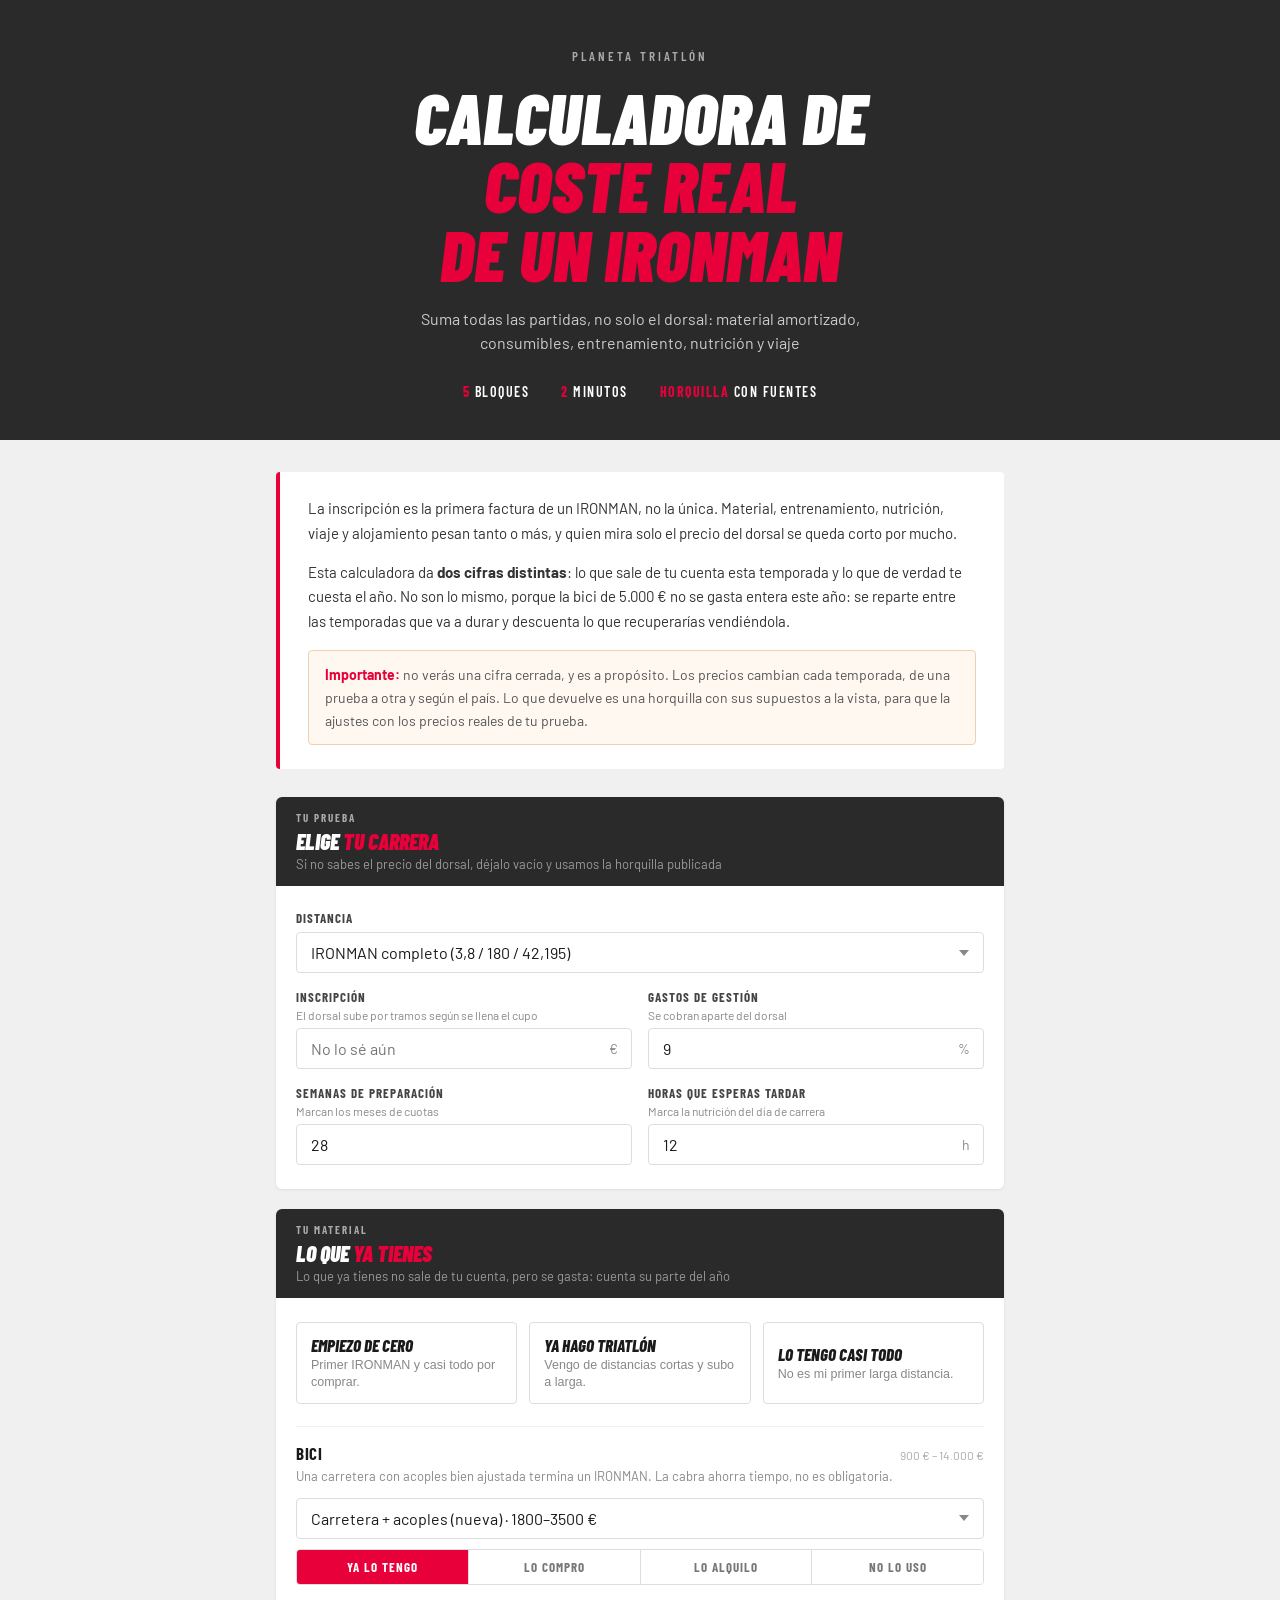
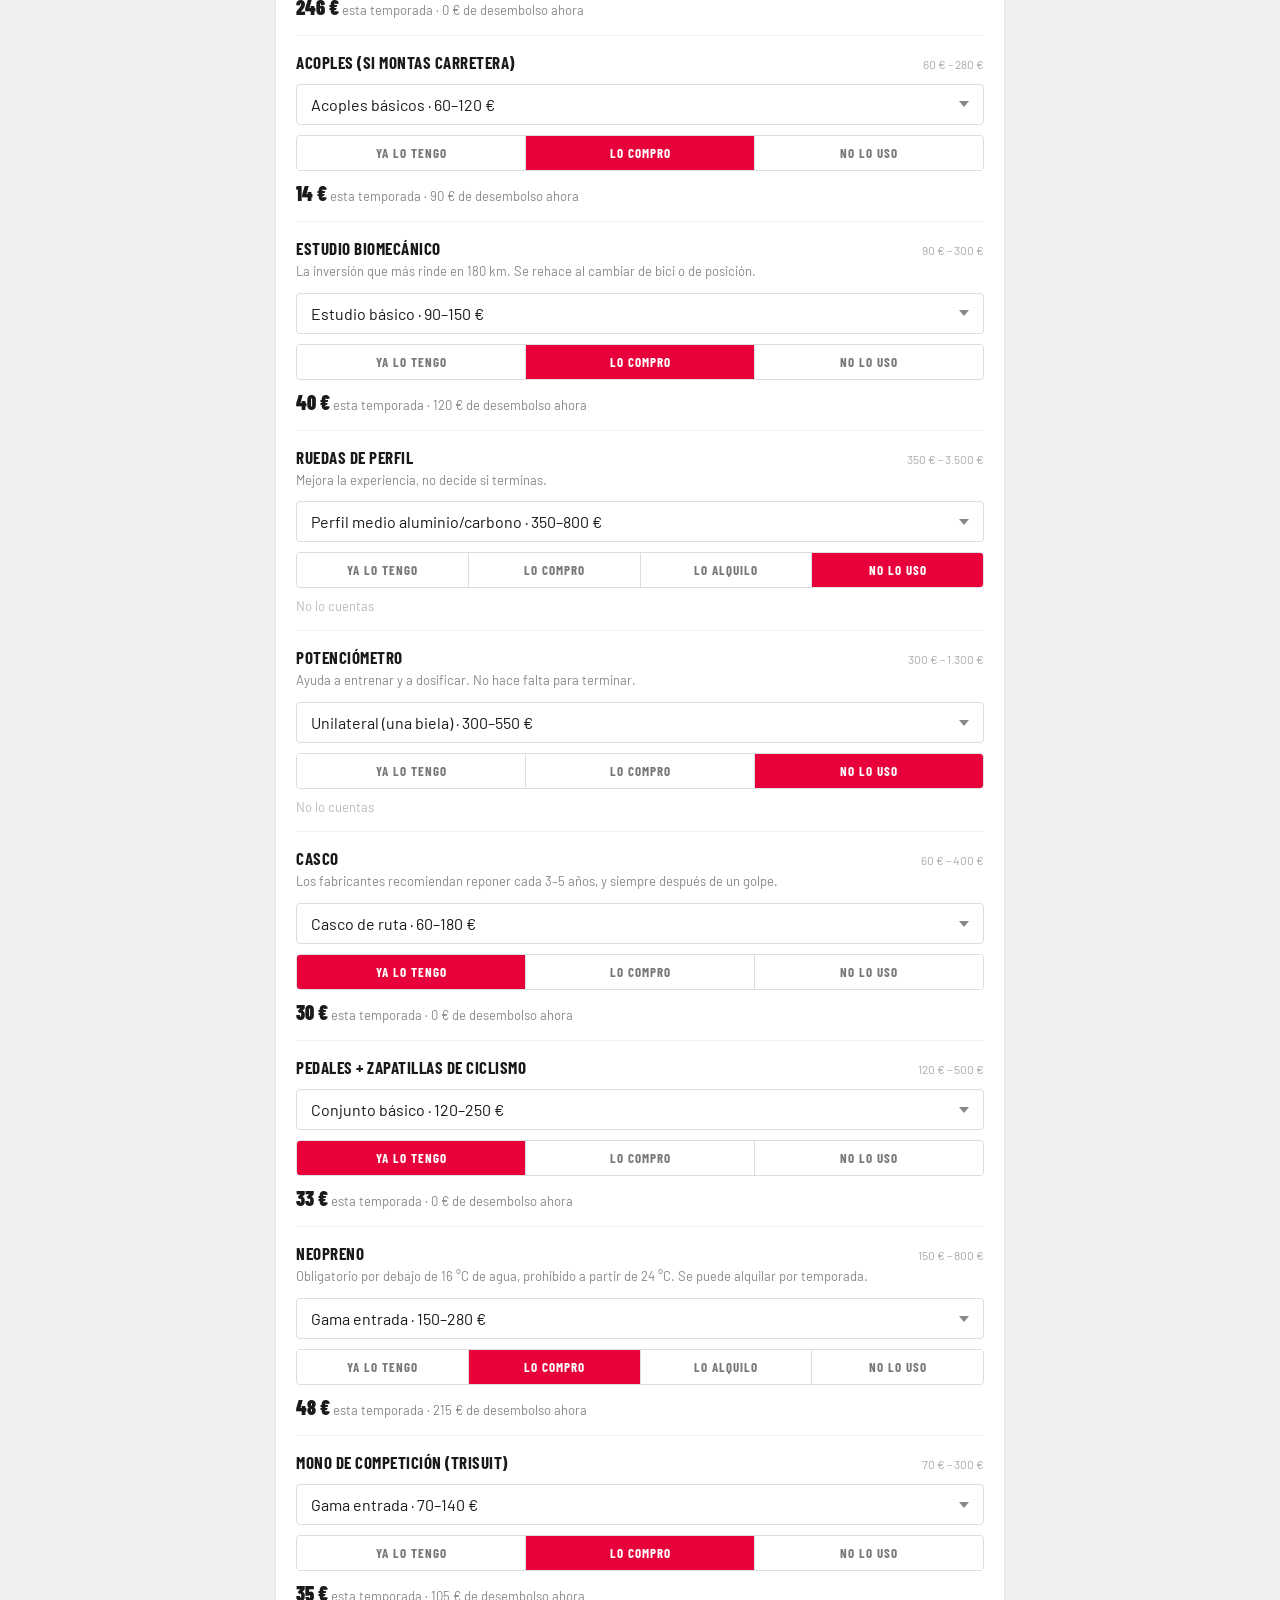
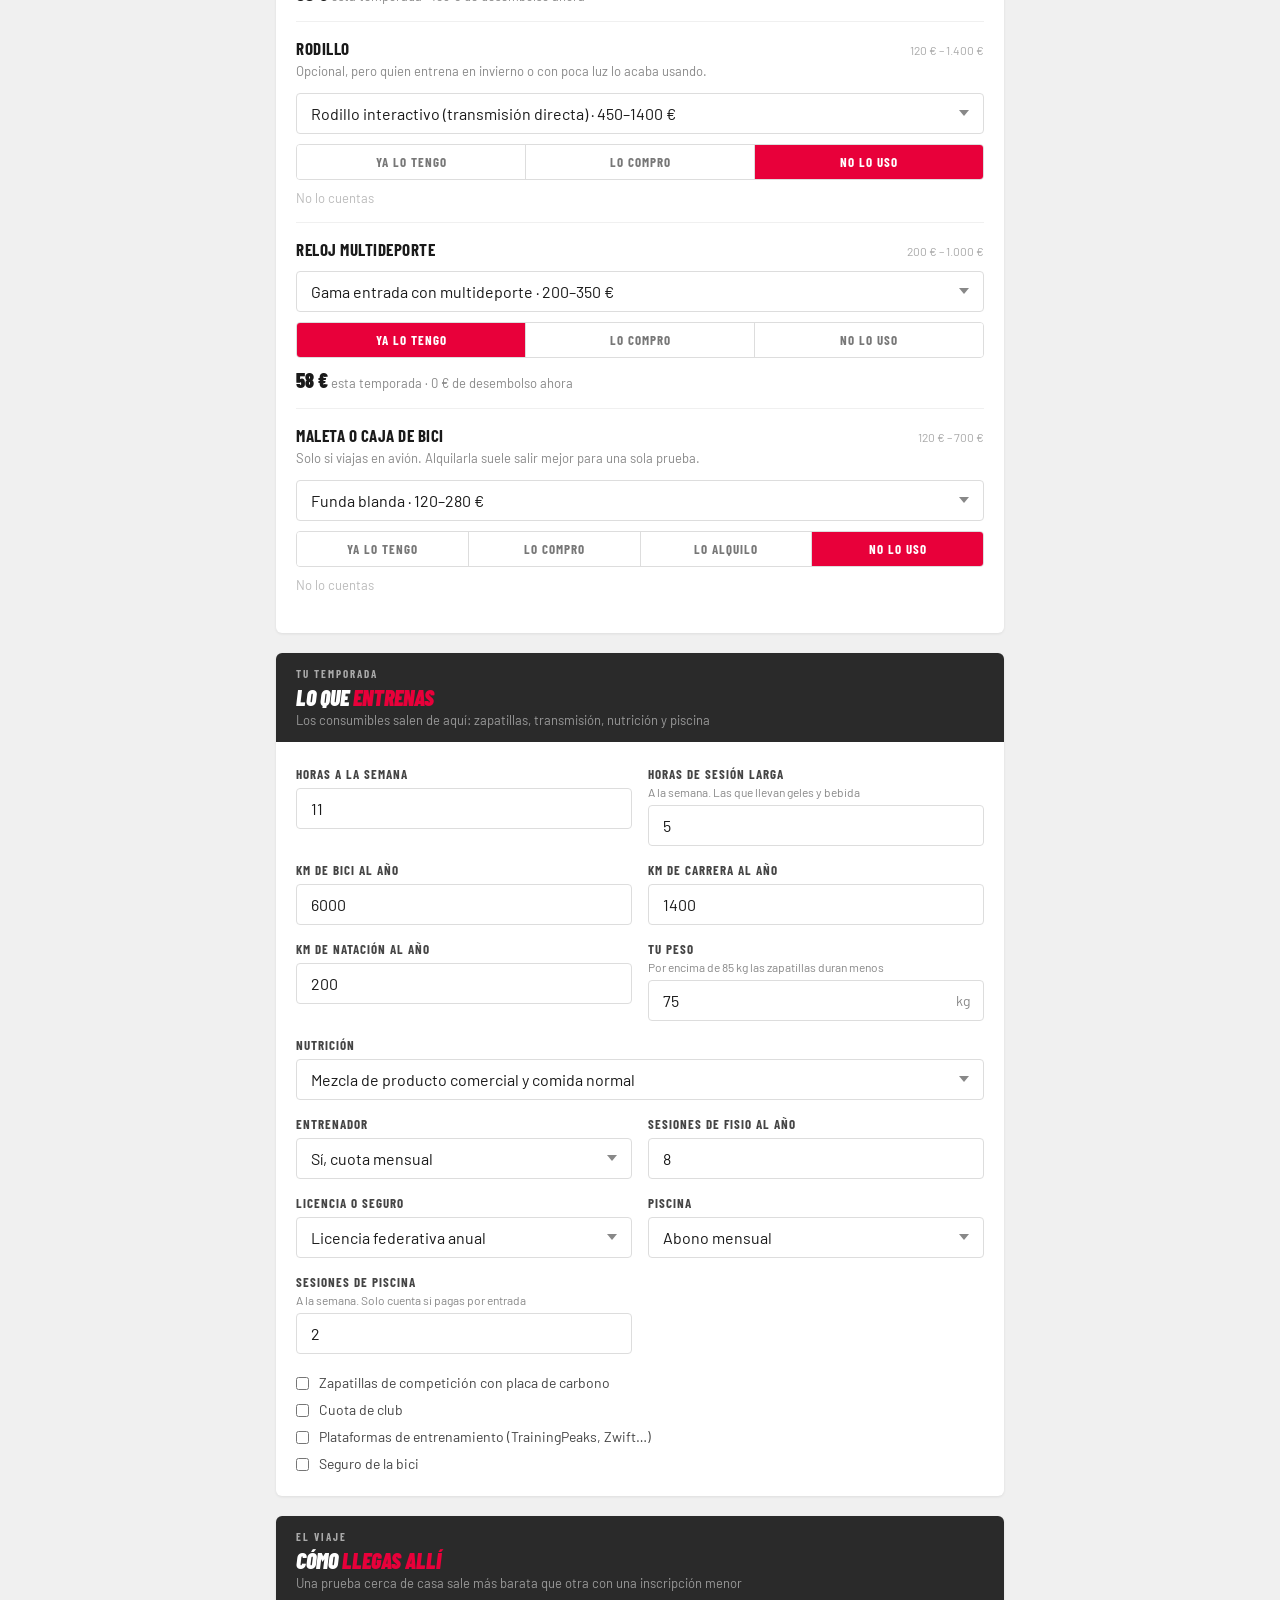
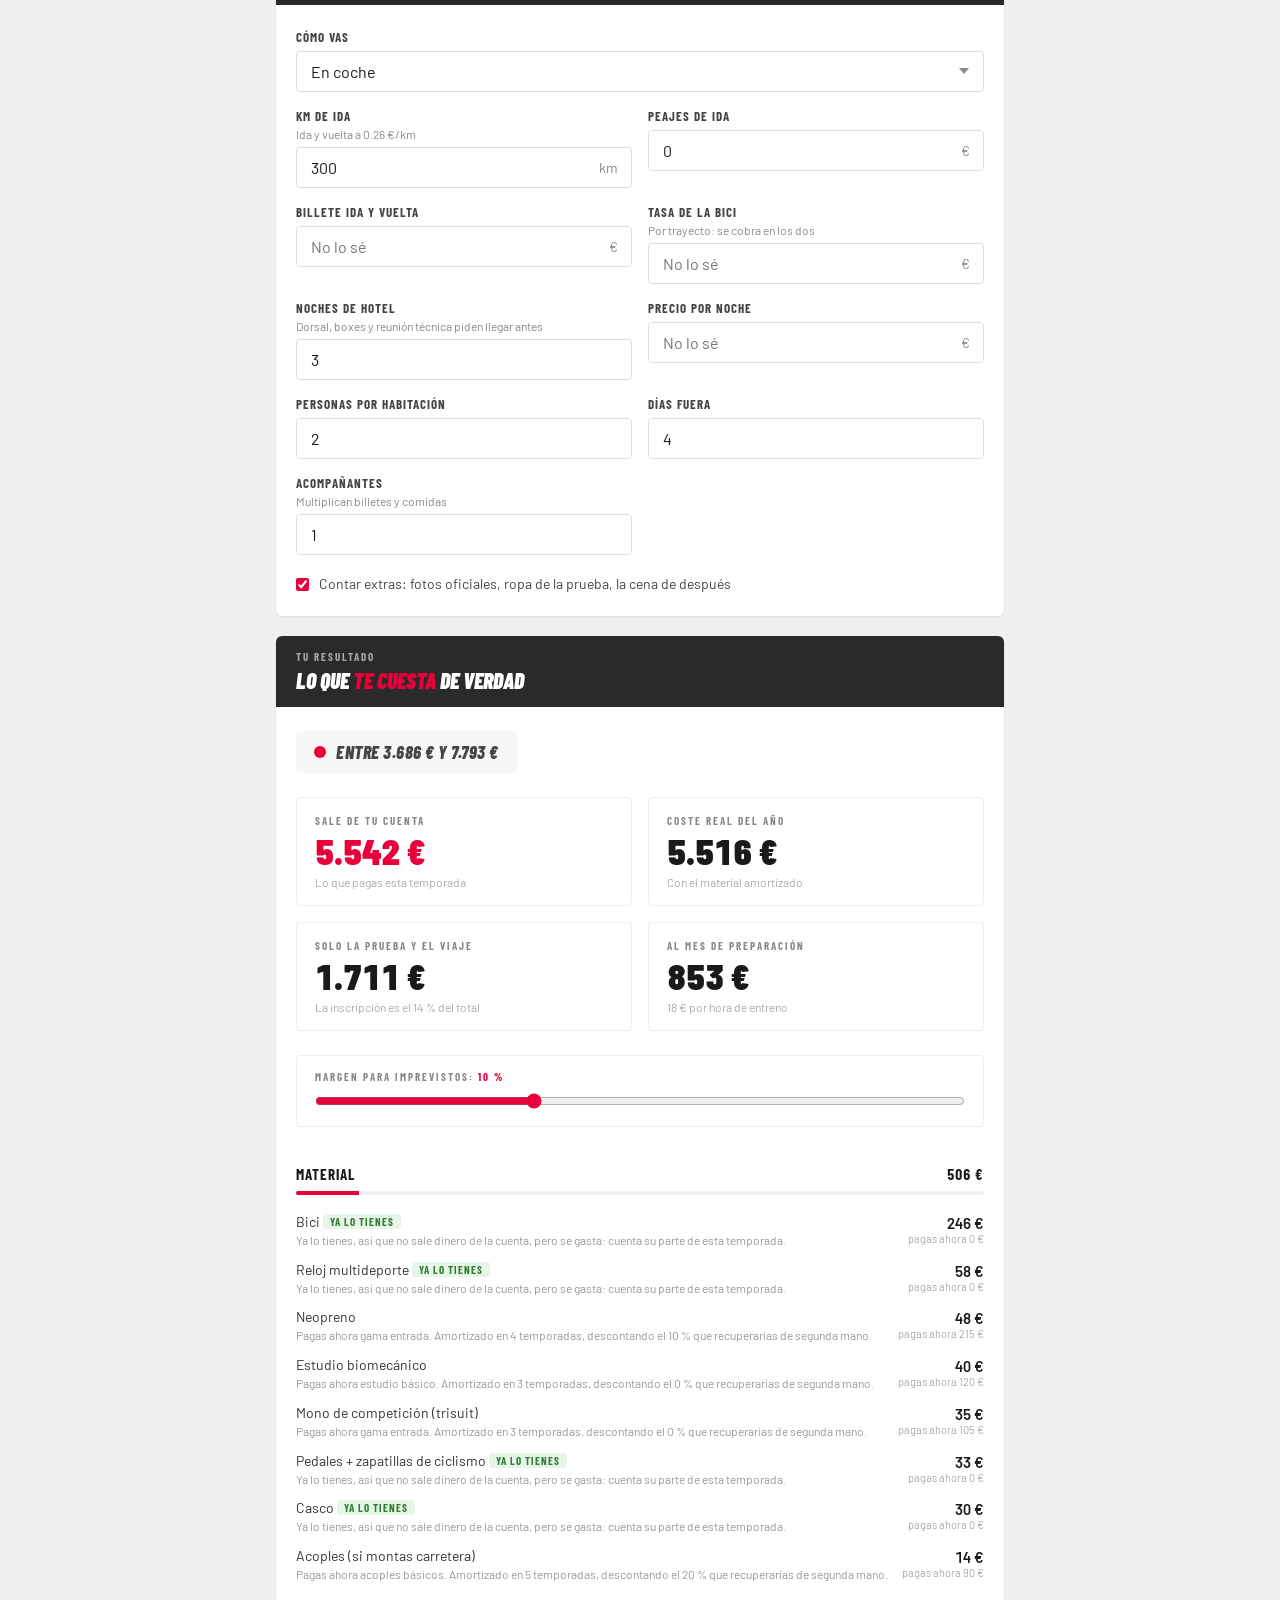
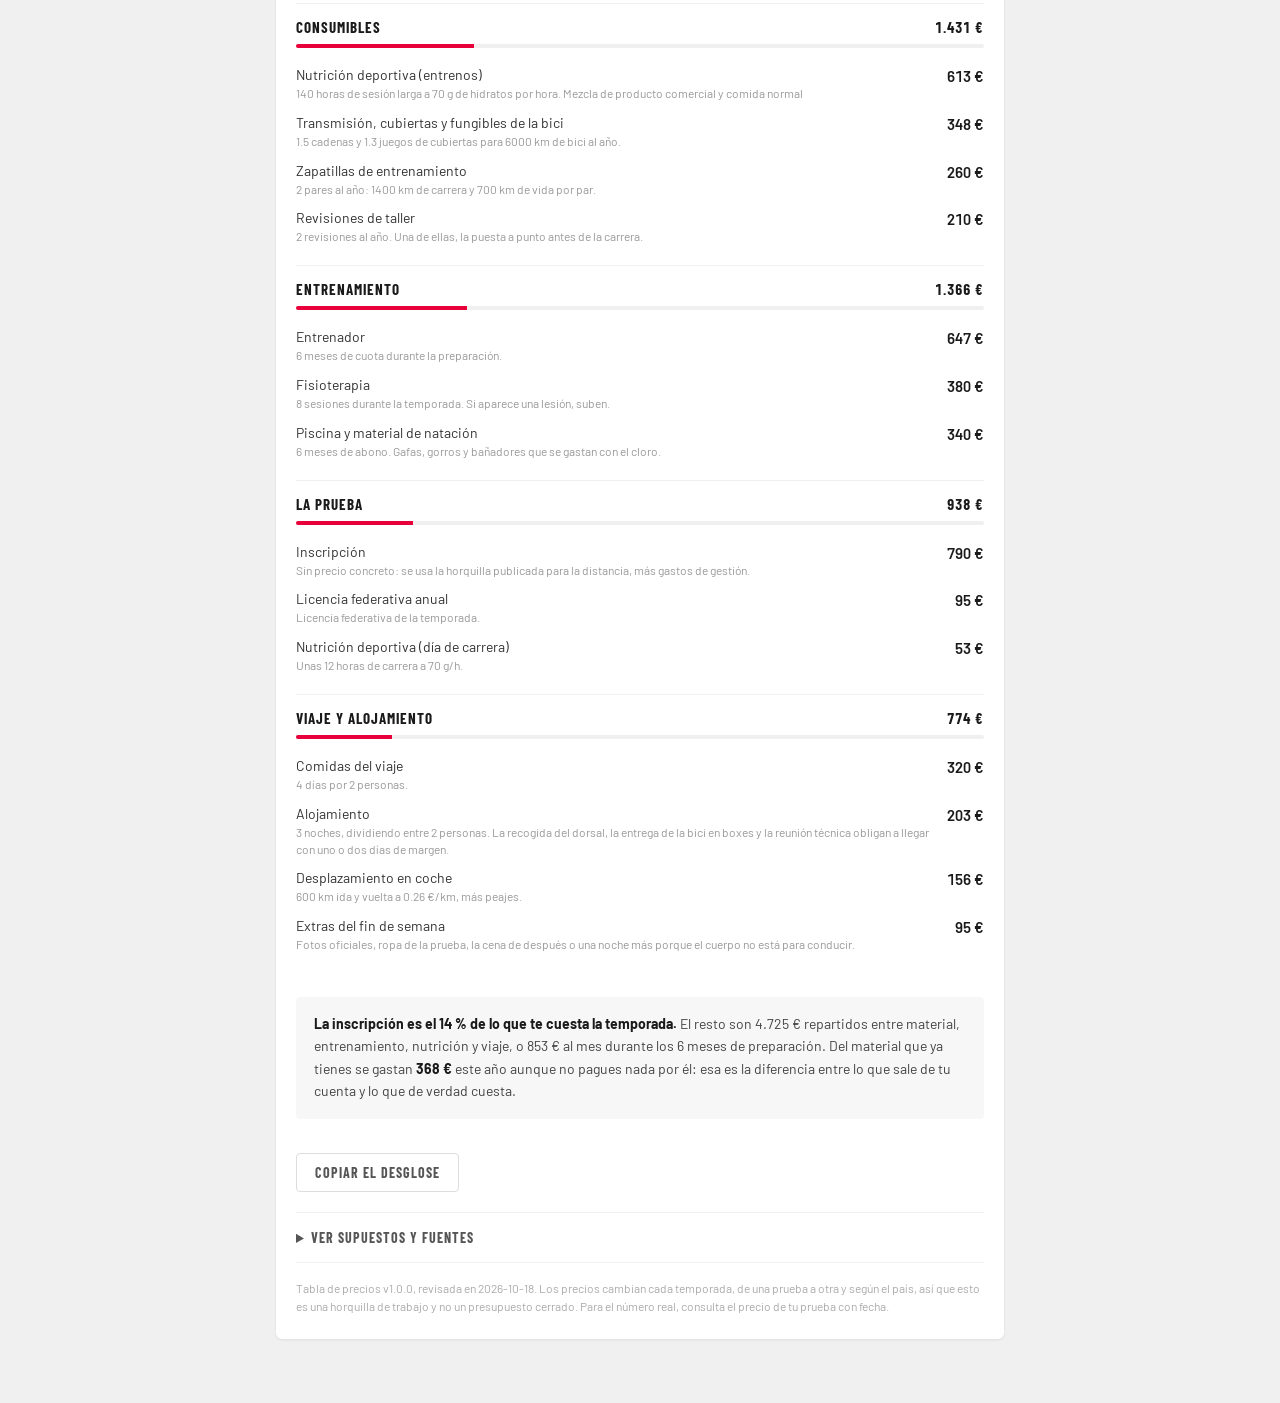
<file: calculadora-ironman/index.html>
<!DOCTYPE html>
<html lang="es">
<head>
  <meta charset="UTF-8">
  <meta name="viewport" content="width=device-width, initial-scale=1.0">
  <title>Calculadora de Coste Real de un IRONMAN · Planeta Triatlón</title>

  <style>
    @import url('https://fonts.googleapis.com/css2?family=Barlow+Condensed:ital,wght@0,400;0,600;0,700;1,700;1,800;1,900&family=Barlow:wght@400;500;600&display=swap');

    /* Mismos tokens que la calculadora de sudoración: Barlow + Barlow Condensed,
       fondo #f0f0f0, cabeceras #2a2a2a, acento #e8003a, tarjetas de radio 6
       con sombra suave, campos de 1.5px #ddd y radio 4. */

    *, *::before, *::after { box-sizing: border-box; margin: 0; padding: 0; }

    body {
      font-family: 'Barlow', sans-serif;
      background: #f0f0f0;
      color: #1a1a1a;
      min-height: 100vh;
    }

    /* ── HERO ── */
    .hero {
      background: #2a2a2a;
      color: #fff;
      text-align: center;
      padding: 48px 24px 40px;
    }
    .hero__label {
      font-family: 'Barlow Condensed', sans-serif;
      font-weight: 600;
      font-size: 13px;
      letter-spacing: 3px;
      text-transform: uppercase;
      color: #aaa;
      margin-bottom: 18px;
    }
    .hero__title {
      font-family: 'Barlow Condensed', sans-serif;
      font-weight: 900;
      font-style: italic;
      font-size: clamp(42px, 8vw, 72px);
      line-height: 0.95;
      text-transform: uppercase;
      margin-bottom: 20px;
    }
    .hero__title span {
      color: #e8003a;
      display: block;
    }
    .hero__desc {
      font-size: 16px;
      color: #ccc;
      max-width: 520px;
      margin: 0 auto 28px;
      line-height: 1.5;
    }
    .hero__stats {
      display: flex;
      justify-content: center;
      gap: 32px;
      flex-wrap: wrap;
      font-family: 'Barlow Condensed', sans-serif;
      font-size: 14px;
      letter-spacing: 1.5px;
      text-transform: uppercase;
    }
    .hero__stats strong { color: #e8003a; font-weight: 700; }
    .hero__stats span { color: #fff; font-weight: 600; }

    /* ── MAIN ── */
    .main {
      max-width: 760px;
      margin: 0 auto;
      padding: 32px 16px 64px;
    }

    /* ── INTRO ── */
    .intro-box {
      background: #fff;
      border-left: 4px solid #e8003a;
      border-radius: 4px;
      padding: 24px 28px;
      margin-bottom: 28px;
      font-size: 15px;
      line-height: 1.65;
      color: #333;
    }
    .intro-box p + p { margin-top: 14px; }
    .note-box {
      background: #fff8f0;
      border: 1px solid #f0d0b0;
      border-radius: 4px;
      padding: 12px 16px;
      margin-top: 16px;
      font-size: 14px;
      color: #555;
    }
    .note-box strong { color: #e8003a; }

    /* ── TARJETAS ── */
    .card {
      background: #fff;
      border-radius: 6px;
      overflow: hidden;
      margin-bottom: 20px;
      box-shadow: 0 1px 3px rgba(0,0,0,.08);
    }
    .card__header { background: #2a2a2a; padding: 14px 20px; }
    .card__tag {
      font-family: 'Barlow Condensed', sans-serif;
      font-size: 11px;
      font-weight: 700;
      letter-spacing: 2px;
      text-transform: uppercase;
      color: #aaa;
      margin-bottom: 4px;
    }
    .card__header-title {
      font-family: 'Barlow Condensed', sans-serif;
      font-weight: 900;
      font-style: italic;
      font-size: 22px;
      text-transform: uppercase;
      color: #fff;
    }
    .card__header-title span { color: #e8003a; }
    .card__header-sub { font-size: 13px; color: #999; margin-top: 2px; }
    .card__body { padding: 24px 20px; }

    /* ── CAMPOS ── */
    .fields-grid {
      display: grid;
      grid-template-columns: 1fr 1fr;
      gap: 16px;
    }
    @media (max-width: 520px) { .fields-grid { grid-template-columns: 1fr; } }

    .field { display: flex; flex-direction: column; gap: 6px; }
    .field__label {
      font-family: 'Barlow Condensed', sans-serif;
      font-weight: 700;
      font-size: 13px;
      letter-spacing: 1px;
      text-transform: uppercase;
      color: #444;
      display: flex;
      align-items: center;
      gap: 6px;
    }
    .field__help {
      display: inline-flex;
      align-items: center;
      justify-content: center;
      width: 15px;
      height: 15px;
      border-radius: 50%;
      background: #f0f0f0;
      color: #888;
      font-size: 10px;
      letter-spacing: 0;
      cursor: help;
    }
    .field__hint { font-size: 12px; color: #888; margin-top: -3px; }
    .field__input {
      width: 100%;
      border: 1.5px solid #ddd;
      border-radius: 4px;
      padding: 10px 14px;
      font-family: 'Barlow', sans-serif;
      font-size: 16px;
      color: #1a1a1a;
      background: #fff;
      outline: none;
      transition: border-color .2s;
      -moz-appearance: textfield;
      appearance: textfield;
    }
    .field__input::-webkit-outer-spin-button,
    .field__input::-webkit-inner-spin-button { -webkit-appearance: none; }
    .field__input:focus { border-color: #e8003a; }
    select.field__input {
      appearance: none;
      -webkit-appearance: none;
      background-image: url("data:image/svg+xml,%3Csvg xmlns='http://www.w3.org/2000/svg' width='10' height='6' viewBox='0 0 10 6'%3E%3Cpath fill='%23888' d='M0 0h10L5 6z'/%3E%3C/svg%3E");
      background-repeat: no-repeat;
      background-position: right 14px center;
      padding-right: 34px;
    }
    .field--full { grid-column: 1 / -1; }
    .field__wrap { position: relative; display: flex; align-items: center; }
    .field__suffix {
      position: absolute;
      right: 14px;
      font-size: 14px;
      color: #888;
      pointer-events: none;
    }
    .field__wrap:has(.field__suffix) .field__input { padding-right: 40px; }

    .checks { display: grid; gap: 10px; margin-top: 20px; }
    .check {
      display: flex;
      align-items: flex-start;
      gap: 10px;
      font-size: 14px;
      color: #444;
      cursor: pointer;
    }
    .check input { margin-top: 3px; accent-color: #e8003a; }

    /* ── PERFILES ── */
    .profiles {
      display: grid;
      grid-template-columns: repeat(auto-fit, minmax(170px, 1fr));
      gap: 12px;
      margin-bottom: 22px;
    }
    .profile {
      text-align: left;
      border: 1.5px solid #ddd;
      border-radius: 4px;
      background: #fff;
      padding: 12px 14px;
      cursor: pointer;
      transition: border-color .2s, background .2s;
    }
    .profile strong {
      display: block;
      font-family: 'Barlow Condensed', sans-serif;
      font-weight: 800;
      font-style: italic;
      font-size: 17px;
      text-transform: uppercase;
      color: #1a1a1a;
      margin-bottom: 2px;
    }
    .profile span { font-size: 12.5px; color: #888; line-height: 1.35; }
    .profile:hover { border-color: #e8003a; }
    .profile.is-on { border-color: #e8003a; background: #fff5f7; }
    .profile.is-on strong { color: #e8003a; }

    /* ── MATERIAL ── */
    .gear { border-top: 1px solid #f0f0f0; padding: 16px 0; }
    .gear:first-of-type { border-top: 0; padding-top: 0; }
    .gear__head { display: flex; justify-content: space-between; align-items: baseline; gap: 12px; }
    .gear__name {
      font-family: 'Barlow Condensed', sans-serif;
      font-weight: 700;
      font-size: 17px;
      letter-spacing: .5px;
      text-transform: uppercase;
      color: #1a1a1a;
    }
    .gear__range { font-size: 12px; color: #aaa; white-space: nowrap; }
    .gear__note { font-size: 13px; color: #888; margin-top: 4px; line-height: 1.45; }
    .gear__controls {
      display: grid;
      grid-template-columns: minmax(0, 1fr);
      gap: 10px;
      margin-top: 12px;
    }
    .seg { display: flex; border: 1.5px solid #ddd; border-radius: 4px; overflow: hidden; }
    .seg button {
      flex: 1;
      border: 0;
      border-right: 1px solid #ddd;
      background: #fff;
      padding: 9px 8px;
      font-family: 'Barlow Condensed', sans-serif;
      font-weight: 700;
      font-size: 13px;
      letter-spacing: 1px;
      text-transform: uppercase;
      color: #777;
      cursor: pointer;
      transition: background .2s, color .2s;
    }
    .seg button:last-child { border-right: 0; }
    .seg button:hover { color: #e8003a; }
    .seg button.is-on { background: #e8003a; color: #fff; }
    .gear__out {
      margin-top: 10px;
      font-size: 13px;
      color: #888;
    }
    .gear__out strong {
      font-family: 'Barlow Condensed', sans-serif;
      font-weight: 900;
      font-size: 20px;
      color: #1a1a1a;
    }
    .gear__out--off { color: #bbb; }

    /* ── RESULTADO ── */
    .results {
      background: #fff;
      border-radius: 6px;
      overflow: hidden;
      box-shadow: 0 1px 3px rgba(0,0,0,.08);
    }
    .results__header { background: #2a2a2a; padding: 14px 20px; font-family: 'Barlow Condensed', sans-serif; }
    .results__header-tag {
      font-size: 11px;
      font-weight: 700;
      letter-spacing: 2px;
      text-transform: uppercase;
      color: #aaa;
      margin-bottom: 4px;
    }
    .results__header-title {
      font-weight: 900;
      font-style: italic;
      font-size: 22px;
      text-transform: uppercase;
      color: #fff;
    }
    .results__header-title span { color: #e8003a; }
    .results__body { padding: 24px 20px; }

    .level-badge {
      display: inline-flex;
      align-items: center;
      gap: 10px;
      padding: 10px 18px;
      border-radius: 4px;
      margin-bottom: 24px;
      background: #f7f7f7;
      color: #444;
      font-family: 'Barlow Condensed', sans-serif;
      font-weight: 800;
      font-style: italic;
      font-size: 18px;
      text-transform: uppercase;
      letter-spacing: .5px;
    }
    .level-badge__dot { width: 12px; height: 12px; border-radius: 50%; background: #e8003a; flex-shrink: 0; }

    .stats-grid {
      display: grid;
      grid-template-columns: 1fr 1fr;
      gap: 16px;
      margin-bottom: 24px;
    }
    @media (max-width: 520px) { .stats-grid { grid-template-columns: 1fr; } }

    .stat { border: 1.5px solid #eee; border-radius: 4px; padding: 16px 18px; }
    .stat__label {
      font-family: 'Barlow Condensed', sans-serif;
      font-size: 11px;
      font-weight: 700;
      letter-spacing: 2px;
      text-transform: uppercase;
      color: #888;
      margin-bottom: 6px;
    }
    .stat__value {
      font-family: 'Barlow Condensed', sans-serif;
      font-weight: 900;
      font-size: 36px;
      color: #1a1a1a;
      line-height: 1;
      font-variant-numeric: tabular-nums;
    }
    .stat__value span { font-size: 16px; font-weight: 600; color: #666; margin-left: 4px; }
    .stat--highlight .stat__value { color: #e8003a; }
    .stat__foot { font-size: 12px; color: #aaa; margin-top: 6px; }

    /* ── MARGEN ── */
    .margin-row {
      border: 1.5px solid #eee;
      border-radius: 4px;
      padding: 14px 18px;
      margin-bottom: 24px;
    }
    .margin-row label {
      display: block;
      font-family: 'Barlow Condensed', sans-serif;
      font-size: 11px;
      font-weight: 700;
      letter-spacing: 2px;
      text-transform: uppercase;
      color: #888;
    }
    .margin-row strong { color: #e8003a; }
    .margin-row input[type="range"] { width: 100%; margin-top: 10px; accent-color: #e8003a; }

    /* ── DESGLOSE ── */
    .breakdown { margin-bottom: 24px; }
    .group { border-top: 1px solid #f0f0f0; padding: 14px 0; }
    .group:first-child { border-top: 0; }
    .group__head {
      display: flex;
      justify-content: space-between;
      align-items: baseline;
      font-family: 'Barlow Condensed', sans-serif;
      font-weight: 700;
      font-size: 15px;
      letter-spacing: 1px;
      text-transform: uppercase;
    }
    .group__tot { color: #1a1a1a; font-variant-numeric: tabular-nums; }
    .group__bar { height: 4px; background: #f0f0f0; border-radius: 2px; margin: 8px 0 12px; overflow: hidden; }
    .group__bar i { display: block; height: 100%; background: #e8003a; }

    .line { display: flex; justify-content: space-between; gap: 14px; padding: 6px 0; }
    .line__name { font-size: 14px; color: #333; }
    .line__det { display: block; font-size: 12px; color: #999; line-height: 1.4; margin-top: 2px; }
    .line__val { text-align: right; white-space: nowrap; }
    .line__val b { font-size: 15px; font-weight: 600; font-variant-numeric: tabular-nums; }
    .line__alt { display: block; font-size: 11px; color: #aaa; }

    .tag {
      display: inline-block;
      font-style: normal;
      font-family: 'Barlow Condensed', sans-serif;
      font-size: 11px;
      font-weight: 700;
      letter-spacing: 1px;
      text-transform: uppercase;
      padding: 1px 7px;
      border-radius: 3px;
      background: #f0f0f0;
      color: #888;
      vertical-align: 1px;
    }
    .tag--tengo { background: #e8f5e9; color: #2e7d32; }
    .tag--alquiler { background: #fff8e1; color: #f57f17; }
    .tag--contrastado { background: #e8f5e9; color: #2e7d32; }
    .tag--estimacion { background: #fff8e1; color: #f57f17; }

    /* ── INTERPRETACIÓN, ACCIONES, FUENTES ── */
    .interpretation {
      background: #f7f7f7;
      border-radius: 4px;
      padding: 16px 18px;
      margin-bottom: 20px;
      font-size: 14px;
      line-height: 1.6;
      color: #444;
    }
    .interpretation strong { color: #1a1a1a; }

    .btn-calc {
      width: 100%;
      background: #e8003a;
      color: #fff;
      border: none;
      border-radius: 4px;
      padding: 16px;
      font-family: 'Barlow Condensed', sans-serif;
      font-weight: 800;
      font-style: italic;
      font-size: 20px;
      letter-spacing: 1px;
      text-transform: uppercase;
      text-decoration: none;
      display: block;
      text-align: center;
      cursor: pointer;
      transition: background .2s, transform .1s;
    }
    .btn-calc:hover { background: #c5002f; }
    .btn-calc:active { transform: scale(.98); }

    .btn-reset {
      display: inline-flex;
      align-items: center;
      gap: 6px;
      margin-top: 14px;
      background: none;
      border: 1.5px solid #ddd;
      border-radius: 4px;
      padding: 10px 18px;
      font-family: 'Barlow Condensed', sans-serif;
      font-weight: 700;
      font-size: 14px;
      letter-spacing: 1px;
      text-transform: uppercase;
      color: #555;
      cursor: pointer;
      transition: border-color .2s, color .2s;
    }
    .btn-reset:hover { border-color: #e8003a; color: #e8003a; }

    .sources { margin-top: 20px; border-top: 1px solid #f0f0f0; padding-top: 16px; }
    .sources summary {
      font-family: 'Barlow Condensed', sans-serif;
      font-weight: 700;
      font-size: 14px;
      letter-spacing: 1px;
      text-transform: uppercase;
      color: #555;
      cursor: pointer;
    }
    .sources summary:hover { color: #e8003a; }
    .sources ul { list-style: none; margin-top: 14px; display: grid; gap: 14px; }
    .sources li { font-size: 12.5px; color: #888; line-height: 1.5; }
    .sources li strong { color: #1a1a1a; font-size: 13.5px; }
    .sources li span { display: block; margin-top: 3px; }
    .sources li small { display: block; margin-top: 2px; color: #aaa; }

    .disclaimer {
      font-size: 12px;
      color: #aaa;
      line-height: 1.5;
      border-top: 1px solid #f0f0f0;
      margin-top: 16px;
      padding-top: 16px;
    }

  </style>
</head>
<body>

  <!-- HERO -->
  <header class="hero">
    <p class="hero__label">Planeta Triatlón</p>
    <h1 class="hero__title">
      Calculadora de<br>
      <span>coste real</span>
      <span>de un IRONMAN</span>
    </h1>
    <p class="hero__desc">Suma todas las partidas, no solo el dorsal: material amortizado, consumibles, entrenamiento, nutrición y viaje</p>
    <div class="hero__stats">
      <div><strong>5</strong> <span>bloques</span></div>
      <div><strong>2</strong> <span>minutos</span></div>
      <div><strong>Horquilla</strong> <span>con fuentes</span></div>
    </div>
  </header>

  <main class="main">

    <!-- INTRO -->
    <div class="intro-box">
      <p>La inscripción es la primera factura de un IRONMAN, no la única. Material, entrenamiento, nutrición, viaje y alojamiento pesan tanto o más, y quien mira solo el precio del dorsal se queda corto por mucho.</p>
      <p>Esta calculadora da <strong>dos cifras distintas</strong>: lo que sale de tu cuenta esta temporada y lo que de verdad te cuesta el año. No son lo mismo, porque la bici de 5.000 € no se gasta entera este año: se reparte entre las temporadas que va a durar y descuenta lo que recuperarías vendiéndola.</p>
      <div class="note-box">
        <strong>Importante:</strong> no verás una cifra cerrada, y es a propósito. Los precios cambian cada temporada, de una prueba a otra y según el país. Lo que devuelve es una horquilla con sus supuestos a la vista, para que la ajustes con los precios reales de tu prueba.
      </div>
    </div>

    <!-- CALCULADORA -->
    <div class="icc"></div>

  </main>


  <script>
/**
 * Calculadora de coste real IRONMAN — tabla de datos.
 *
 * TODO precio, vida útil y consumo vive aquí. El motor (icc-engine.js) no
 * contiene ni un número: así la calculadora se actualiza cambiando esta tabla
 * (o sobreescribiéndola desde el admin de WordPress) sin tocar la lógica.
 *
 * Cada entrada lleva `fuente` y `fecha`. Lo que no está verificado se marca
 * con `fiabilidad: 'estimacion'` y se muestra como tal en la interfaz.
 *
 * precio: [min, max] en euros. La calculadora usa la media como escenario
 * central y los extremos para la horquilla.
 * vida_temporadas: temporadas de uso antes de reponer.
 * residual: fracción del precio que se recupera vendiéndolo de segunda mano.
 */
(function (root) {
    'use strict';

    var DATA = {
        version: '1.0.0',
        actualizado: '2026-10-18',
        moneda: '€',

        /* ------------------------------------------------------------------
         * 1. BIENES DURADEROS — se amortizan entre temporadas
         * ------------------------------------------------------------------ */
        equipo: [
            {
                id: 'bici',
                label: 'Bici',
                grupo: 'material',
                nota: 'Una carretera con acoples bien ajustada termina un IRONMAN. La cabra ahorra tiempo, no es obligatoria.',
                vida_temporadas: 7,
                residual: 0.35,
                alquiler: [180, 400],
                alquiler_unidad: 'semana de carrera',
                opciones: [
                    { id: 'carretera_2mano', label: 'Carretera + acoples (segunda mano)', precio: [900, 1800] },
                    { id: 'carretera_nueva', label: 'Carretera + acoples (nueva)', precio: [1800, 3500] },
                    { id: 'tt_entrada', label: 'Cabra de contrarreloj, gama entrada', precio: [2800, 4500] },
                    { id: 'tt_media', label: 'Cabra de contrarreloj, gama media', precio: [4500, 7500] },
                    { id: 'tt_alta', label: 'Cabra de contrarreloj, gama alta', precio: [8000, 14000] }
                ],
                defecto: { opcion: 'carretera_nueva', situacion: 'tengo' },
                fuente: 'Horquillas de mercado en tiendas especializadas de España. Vida útil: 7–10 años para un cuadro de carbono bien mantenido.',
                fecha: '2026-10',
                fiabilidad: 'estimacion'
            },
            {
                id: 'acoples',
                label: 'Acoples (si montas carretera)',
                grupo: 'material',
                vida_temporadas: 5,
                residual: 0.2,
                opciones: [
                    { id: 'basicos', label: 'Acoples básicos', precio: [60, 120] },
                    { id: 'buenos', label: 'Acoples con apoyos regulables', precio: [120, 280] }
                ],
                defecto: { opcion: 'basicos', situacion: 'compro' },
                fuente: 'Precio de catálogo de tiendas especializadas.',
                fecha: '2026-10',
                fiabilidad: 'estimacion'
            },
            {
                id: 'estudio',
                label: 'Estudio biomecánico',
                grupo: 'material',
                nota: 'La inversión que más rinde en 180 km. Se rehace al cambiar de bici o de posición.',
                vida_temporadas: 3,
                residual: 0,
                opciones: [
                    { id: 'basico', label: 'Estudio básico', precio: [90, 150] },
                    { id: 'completo', label: 'Estudio completo con seguimiento', precio: [150, 300] }
                ],
                defecto: { opcion: 'basico', situacion: 'compro' },
                fuente: 'Tarifas publicadas por centros de biomecánica en España.',
                fecha: '2026-10',
                fiabilidad: 'estimacion'
            },
            {
                id: 'ruedas',
                label: 'Ruedas de perfil',
                grupo: 'material',
                nota: 'Mejora la experiencia, no decide si terminas.',
                vida_temporadas: 6,
                residual: 0.35,
                alquiler: [80, 180],
                alquiler_unidad: 'fin de semana',
                opciones: [
                    { id: 'aluminio', label: 'Perfil medio aluminio/carbono', precio: [350, 800] },
                    { id: 'carbono', label: 'Carbono de perfil alto', precio: [900, 2500] },
                    { id: 'disco', label: 'Rueda lenticular + delantera', precio: [1500, 3500] }
                ],
                defecto: { opcion: 'aluminio', situacion: 'no_uso' },
                fuente: 'Horquillas de mercado en tiendas especializadas.',
                fecha: '2026-10',
                fiabilidad: 'estimacion'
            },
            {
                id: 'potenciometro',
                label: 'Potenciómetro',
                grupo: 'material',
                nota: 'Ayuda a entrenar y a dosificar. No hace falta para terminar.',
                vida_temporadas: 6,
                residual: 0.25,
                opciones: [
                    { id: 'unilateral', label: 'Unilateral (una biela)', precio: [300, 550] },
                    { id: 'bilateral', label: 'Bilateral / pedales', precio: [600, 1300] }
                ],
                defecto: { opcion: 'unilateral', situacion: 'no_uso' },
                fuente: 'Horquillas de mercado en tiendas especializadas.',
                fecha: '2026-10',
                fiabilidad: 'estimacion'
            },
            {
                id: 'casco',
                label: 'Casco',
                grupo: 'material',
                nota: 'Los fabricantes recomiendan reponer cada 3–5 años, y siempre después de un golpe.',
                vida_temporadas: 4,
                residual: 0,
                opciones: [
                    { id: 'ruta', label: 'Casco de ruta', precio: [60, 180] },
                    { id: 'aero', label: 'Casco aero / cronoescalada', precio: [150, 400] }
                ],
                defecto: { opcion: 'ruta', situacion: 'tengo' },
                fuente: 'Recomendación habitual de fabricantes (3–5 años) y precios de catálogo.',
                fecha: '2026-10',
                fiabilidad: 'estimacion'
            },
            {
                id: 'pedales_zapatillas',
                label: 'Pedales + zapatillas de ciclismo',
                grupo: 'material',
                vida_temporadas: 5,
                residual: 0.1,
                opciones: [
                    { id: 'basico', label: 'Conjunto básico', precio: [120, 250] },
                    { id: 'medio', label: 'Conjunto gama media', precio: [250, 500] }
                ],
                defecto: { opcion: 'basico', situacion: 'tengo' },
                fuente: 'Precios de catálogo de tiendas especializadas.',
                fecha: '2026-10',
                fiabilidad: 'estimacion'
            },
            {
                id: 'neopreno',
                label: 'Neopreno',
                grupo: 'material',
                nota: 'Obligatorio por debajo de 16 °C de agua, prohibido a partir de 24 °C. Se puede alquilar por temporada.',
                vida_temporadas: 4,
                residual: 0.1,
                alquiler: [60, 140],
                alquiler_unidad: 'temporada',
                opciones: [
                    { id: 'entrada', label: 'Gama entrada', precio: [150, 280] },
                    { id: 'medio', label: 'Gama media', precio: [280, 450] },
                    { id: 'alto', label: 'Gama alta', precio: [450, 800] }
                ],
                defecto: { opcion: 'entrada', situacion: 'compro' },
                fuente: 'Precios de catálogo (Orca, Zone3, Decathlon). Norma de temperatura: reglamento de uso de neopreno en triatlón.',
                fecha: '2026-10',
                fiabilidad: 'estimacion'
            },
            {
                id: 'mono',
                label: 'Mono de competición (trisuit)',
                grupo: 'material',
                vida_temporadas: 3,
                residual: 0,
                opciones: [
                    { id: 'entrada', label: 'Gama entrada', precio: [70, 140] },
                    { id: 'medio', label: 'Gama media/larga distancia', precio: [140, 300] }
                ],
                defecto: { opcion: 'entrada', situacion: 'compro' },
                fuente: 'Precios de catálogo de tiendas especializadas.',
                fecha: '2026-10',
                fiabilidad: 'estimacion'
            },
            {
                id: 'rodillo',
                label: 'Rodillo',
                grupo: 'material',
                nota: 'Opcional, pero quien entrena en invierno o con poca luz lo acaba usando.',
                vida_temporadas: 6,
                residual: 0.3,
                opciones: [
                    { id: 'simple', label: 'Rodillo de rodillos / básico', precio: [120, 300] },
                    { id: 'interactivo', label: 'Rodillo interactivo (transmisión directa)', precio: [450, 1400] }
                ],
                defecto: { opcion: 'interactivo', situacion: 'no_uso' },
                fuente: 'Horquillas de mercado en tiendas especializadas.',
                fecha: '2026-10',
                fiabilidad: 'estimacion'
            },
            {
                id: 'reloj',
                label: 'Reloj multideporte',
                grupo: 'material',
                vida_temporadas: 4,
                residual: 0.15,
                opciones: [
                    { id: 'entrada', label: 'Gama entrada con multideporte', precio: [200, 350] },
                    { id: 'medio', label: 'Gama media', precio: [350, 600] },
                    { id: 'alto', label: 'Gama alta / autonomía larga', precio: [600, 1000] }
                ],
                defecto: { opcion: 'entrada', situacion: 'tengo' },
                fuente: 'Precios de catálogo (Garmin, Polar, Coros, Suunto).',
                fecha: '2026-10',
                fiabilidad: 'estimacion'
            },
            {
                id: 'maleta',
                label: 'Maleta o caja de bici',
                grupo: 'material',
                nota: 'Solo si viajas en avión. Alquilarla suele salir mejor para una sola prueba.',
                vida_temporadas: 8,
                residual: 0.3,
                alquiler: [40, 90],
                alquiler_unidad: 'viaje',
                opciones: [
                    { id: 'blanda', label: 'Funda blanda', precio: [120, 280] },
                    { id: 'rigida', label: 'Maleta rígida', precio: [300, 700] }
                ],
                defecto: { opcion: 'blanda', situacion: 'no_uso' },
                fuente: 'Precios de catálogo y tarifas de alquiler de tiendas de triatlón.',
                fecha: '2026-10',
                fiabilidad: 'estimacion'
            }
        ],

        /* ------------------------------------------------------------------
         * 2. CONSUMIBLES — el gasto lo marca el volumen de entrenamiento
         * ------------------------------------------------------------------ */
        consumibles: {
            zapatillas: {
                label: 'Zapatillas de entrenamiento',
                precio: [90, 170],
                vida_km: 700,
                vida_km_rango: [500, 800],
                penalizacion_peso: { desde_kg: 85, factor: 0.85 },
                fuente: 'Rango más repetido en fabricantes y tiendas: 500–800 km. Salomon: 500–800 km; tiendas especializadas: 700–900 km. El peso del corredor acorta la vida útil.',
                fecha: '2026-10',
                fiabilidad: 'contrastado'
            },
            zapatillas_carrera: {
                label: 'Zapatillas de competición (placa de carbono)',
                precio: [200, 290],
                vida_km: 350,
                fuente: 'Las zapatillas con placa de carbono se agotan antes; se citan cifras en torno a 300 km.',
                fecha: '2026-10',
                fiabilidad: 'estimacion'
            },
            cadena: {
                label: 'Cadena',
                precio: [25, 45],
                vida_km: 4000,
                vida_km_rango: [3000, 6000],
                fuente: 'Rango habitual 3.000–6.000 km según lubricación y mantenimiento; conviene medir el desgaste con un calibre.',
                fecha: '2026-10',
                fiabilidad: 'contrastado'
            },
            cassette: {
                label: 'Cassette y transmisión',
                precio: [50, 140],
                cada_n_cadenas: 3,
                fuente: 'Práctica de taller habitual: un cassette cada 2–3 cadenas.',
                fecha: '2026-10',
                fiabilidad: 'estimacion'
            },
            cubiertas: {
                label: 'Cubiertas',
                precio: [45, 85],
                unidades: 2,
                vida_km: 4500,
                vida_km_rango: [3000, 6000],
                fuente: 'Cubiertas de gama alta: 3.000–6.000 km.',
                fecha: '2026-10',
                fiabilidad: 'contrastado'
            },
            fungibles_bici: {
                label: 'Cámaras, pastillas, cinta de manillar, cables',
                precio_anual: [40, 110],
                fuente: 'Gasto anual estimado de taller.',
                fecha: '2026-10',
                fiabilidad: 'estimacion'
            },
            taller: {
                label: 'Revisiones de taller',
                precio: [60, 150],
                veces_anio: 2,
                nota: 'Una de ellas, la puesta a punto antes de la carrera.',
                fuente: 'Tarifas de puesta a punto en talleres de España.',
                fecha: '2026-10',
                fiabilidad: 'estimacion'
            },
            nutricion: {
                label: 'Nutrición deportiva',
                g_hidratos_hora: 70,
                g_hidratos_hora_rango: [60, 90],
                precio_g: { comercial: [0.075, 0.11], mixto: [0.05, 0.075], casero: [0.025, 0.045] },
                etiquetas: {
                    comercial: 'Solo geles, barritas y bebida de marca',
                    mixto: 'Mezcla de producto comercial y comida normal',
                    casero: 'Sobre todo comida normal y bebida preparada en casa'
                },
                nota: 'Se consume en los entrenos largos, no solo el día de la carrera. Y hay que probarla entrenando.',
                fuente: 'Pauta de 60–90 g de hidratos por hora en larga distancia; precio por gramo calculado sobre geles de 25–30 g a 2–3 € y bebidas en polvo a granel.',
                fecha: '2026-10',
                fiabilidad: 'contrastado'
            },
            natacion: {
                label: 'Piscina y material de natación',
                abono_mes: [30, 55],
                entrada: [4.5, 8],
                fungible_anual: [40, 90],
                fungible_nota: 'Gafas, gorros y bañadores que se gastan con el cloro.',
                fuente: 'Tarifas de piscinas municipales y privadas en España.',
                fecha: '2026-10',
                fiabilidad: 'estimacion'
            }
        },

        /* ------------------------------------------------------------------
         * 3. RECURRENTES — cada mes de preparación tiene su factura
         * ------------------------------------------------------------------ */
        recurrentes: {
            entrenador: {
                label: 'Entrenador',
                mes: [50, 150],
                mes_premium: [150, 300],
                fuente: 'Entrenamiento online personalizado en España: 50–150 €/mes; planes premium con seguimiento muy cercano hasta 300 €/mes.',
                fecha: '2026-10',
                fiabilidad: 'contrastado'
            },
            fisio: {
                label: 'Fisioterapia',
                sesion: [35, 60],
                sesiones_anio: 8,
                fuente: 'Tarifa media de sesión de fisioterapia deportiva en España.',
                fecha: '2026-10',
                fiabilidad: 'estimacion'
            },
            licencia: {
                label: 'Licencia federativa anual',
                precio: [60, 130],
                alternativa_dia: [12, 30],
                alternativa_label: 'Seguro de un día (si no tienes licencia)',
                fuente: 'Horquilla de licencias de federaciones autonómicas; el seguro de día lo cobra la organización.',
                fecha: '2026-10',
                fiabilidad: 'estimacion'
            },
            club: {
                label: 'Cuota de club',
                precio_anual: [60, 180],
                fuente: 'Cuotas habituales de clubes de triatlón.',
                fecha: '2026-10',
                fiabilidad: 'estimacion'
            },
            suscripciones: {
                label: 'Plataformas de entrenamiento (TrainingPeaks, Zwift, etc.)',
                mes: [10, 25],
                fuente: 'Tarifas públicas de las plataformas.',
                fecha: '2026-10',
                fiabilidad: 'estimacion'
            },
            seguro_bici: {
                label: 'Seguro de la bici',
                precio_anual: [60, 220],
                fuente: 'Primas habituales para bicis de 2.000–8.000 €.',
                fecha: '2026-10',
                fiabilidad: 'estimacion'
            }
        },

        /* ------------------------------------------------------------------
         * 4. LA PRUEBA Y EL VIAJE
         * ------------------------------------------------------------------ */
        evento: {
            inscripcion: {
                full: { precio: [550, 900], central: 650 },
                medio: { precio: [280, 480], central: 380 },
                gestion_pct: 9,
                nota: 'El dorsal sube por tramos a medida que se llena el cupo: apuntarse pronto es la única forma de pagar el precio bajo.',
                fuente: 'Medias publicadas para la temporada 2026: ~650 € de media en un IRONMAN completo y 550–900 € en las pruebas europeas, más gastos de gestión. Referencia documentada de tramos: IRONMAN Vitoria pasó de 568 € en apertura a 650 € doce días antes, con un 9,25 % de gastos de gestión.',
                fecha: '2026-10',
                fiabilidad: 'contrastado'
            },
            viaje: {
                coche_eur_km: 0.26,
                coche_fuente: 'Importe por kilómetro exento de tributación en España (0,26 €/km), usado como referencia de coste real de combustible y desgaste.',
                billete_avion: [80, 260],
                tasa_bici_trayecto: [45, 75],
                tasa_bici_fuente: 'Tarifas por trayecto de equipaje especial: Vueling desde 45 €, Iberia 40–50 € en corto y medio radio, Ryanair desde 60 € online.',
                noche: [90, 180],
                noches_defecto: 3,
                noches_nota: 'La recogida del dorsal, la entrega de la bici en boxes y la reunión técnica obligan a llegar con uno o dos días de margen.',
                dietas_dia: [30, 50],
                extras: [40, 150],
                extras_nota: 'Fotos oficiales, ropa de la prueba, la cena de después o una noche más porque el cuerpo no está para conducir.',
                fecha: '2026-10',
                fiabilidad: 'estimacion'
            }
        },

        /* ------------------------------------------------------------------
         * 5. VOLUMEN DE TEMPORADA (valores por defecto del preparatorio)
         * ------------------------------------------------------------------ */
        volumen: {
            full: { semanas: 28, horas_semana: 11, km_bici: 6000, km_run: 1400, km_swim: 200, horas_largas_semana: 5 },
            medio: { semanas: 20, horas_semana: 8, km_bici: 3800, km_run: 1100, km_swim: 150, horas_largas_semana: 3 }
        },

        /* ------------------------------------------------------------------
         * 6. PERFILES — prerrellenan la situación del material
         * ------------------------------------------------------------------ */
        perfiles: {
            cero: {
                label: 'Empiezo de cero',
                descripcion: 'Primer IRONMAN y casi todo por comprar.',
                material: {
                    bici: { opcion: 'carretera_nueva', situacion: 'compro' },
                    acoples: { opcion: 'basicos', situacion: 'compro' },
                    estudio: { opcion: 'basico', situacion: 'compro' },
                    ruedas: { situacion: 'no_uso' },
                    potenciometro: { situacion: 'no_uso' },
                    casco: { opcion: 'ruta', situacion: 'compro' },
                    pedales_zapatillas: { opcion: 'basico', situacion: 'compro' },
                    neopreno: { opcion: 'entrada', situacion: 'compro' },
                    mono: { opcion: 'entrada', situacion: 'compro' },
                    rodillo: { opcion: 'interactivo', situacion: 'no_uso' },
                    reloj: { opcion: 'entrada', situacion: 'compro' },
                    maleta: { situacion: 'no_uso' }
                }
            },
            triatleta: {
                label: 'Ya hago triatlón',
                descripcion: 'Vengo de distancias cortas y subo a larga.',
                material: {
                    bici: { opcion: 'carretera_nueva', situacion: 'tengo' },
                    acoples: { opcion: 'basicos', situacion: 'compro' },
                    estudio: { opcion: 'basico', situacion: 'compro' },
                    ruedas: { situacion: 'no_uso' },
                    potenciometro: { opcion: 'unilateral', situacion: 'no_uso' },
                    casco: { opcion: 'ruta', situacion: 'tengo' },
                    pedales_zapatillas: { opcion: 'basico', situacion: 'tengo' },
                    neopreno: { opcion: 'entrada', situacion: 'tengo' },
                    mono: { opcion: 'entrada', situacion: 'compro' },
                    rodillo: { opcion: 'interactivo', situacion: 'tengo' },
                    reloj: { opcion: 'entrada', situacion: 'tengo' },
                    maleta: { opcion: 'blanda', situacion: 'no_uso' }
                }
            },
            veterano: {
                label: 'Lo tengo casi todo',
                descripcion: 'No es mi primer larga distancia.',
                material: {
                    bici: { opcion: 'tt_media', situacion: 'tengo' },
                    acoples: { situacion: 'no_uso' },
                    estudio: { opcion: 'basico', situacion: 'tengo' },
                    ruedas: { opcion: 'carbono', situacion: 'tengo' },
                    potenciometro: { opcion: 'unilateral', situacion: 'tengo' },
                    casco: { opcion: 'aero', situacion: 'tengo' },
                    pedales_zapatillas: { opcion: 'medio', situacion: 'tengo' },
                    neopreno: { opcion: 'medio', situacion: 'tengo' },
                    mono: { opcion: 'medio', situacion: 'tengo' },
                    rodillo: { opcion: 'interactivo', situacion: 'tengo' },
                    reloj: { opcion: 'medio', situacion: 'tengo' },
                    maleta: { opcion: 'rigida', situacion: 'tengo' }
                }
            }
        },

        situaciones: [
            { id: 'tengo', label: 'Ya lo tengo' },
            { id: 'compro', label: 'Lo compro' },
            { id: 'alquilo', label: 'Lo alquilo' },
            { id: 'no_uso', label: 'No lo uso' }
        ],

        margen_imprevistos_pct: 10
    };

    root.ICC_DATA = DATA;
})(typeof window !== 'undefined' ? window : globalThis);

/**
 * Calculadora de coste real IRONMAN — motor de cálculo.
 *
 * Sin números dentro: todo sale de ICC_DATA y de lo que elige el usuario.
 * Devuelve siempre tres escenarios (min, central, max) porque dar una cifra
 * cerrada en esto es engañar.
 *
 * Dos totales distintos, y la diferencia es el punto de toda la calculadora:
 *   - desembolso: el dinero que sale de la cuenta esta temporada.
 *   - anual: el coste real de la temporada, con el material duradero
 *     amortizado entre las temporadas que va a durar y descontando lo que
 *     recuperarías vendiéndolo.
 */
(function (root) {
    'use strict';

    /* ---------------------------------------------------------------- utils */

    function tri(rango) {
        if (typeof rango === 'number') return { min: rango, central: rango, max: rango };
        var min = rango[0], max = rango[1];
        return { min: min, central: (min + max) / 2, max: max };
    }

    function fijo(valor) {
        var n = Number(valor) || 0;
        return { min: n, central: n, max: n };
    }

    function escala(t, factor) {
        return { min: t.min * factor, central: t.central * factor, max: t.max * factor };
    }

    function suma() {
        var out = { min: 0, central: 0, max: 0 };
        for (var i = 0; i < arguments.length; i++) {
            var t = arguments[i];
            if (!t) continue;
            out.min += t.min; out.central += t.central; out.max += t.max;
        }
        return out;
    }

    var CERO = { min: 0, central: 0, max: 0 };

    /** Amortización: (precio - valor residual) / temporadas de vida. */
    function amortizar(precio, vidaTemporadas, residual) {
        var vida = Math.max(1, Number(vidaTemporadas) || 1);
        var res = Math.min(0.9, Math.max(0, Number(residual) || 0));
        return escala(precio, (1 - res) / vida);
    }

    /* ------------------------------------------------------- 1. duraderos */

    function calcularEquipo(input, data) {
        var partidas = [];

        data.equipo.forEach(function (item) {
            var sel = (input.material && input.material[item.id]) || item.defecto || {};
            var situacion = sel.situacion || 'no_uso';
            if (situacion === 'no_uso') return;

            var opcion = null;
            for (var i = 0; i < item.opciones.length; i++) {
                if (item.opciones[i].id === (sel.opcion || (item.defecto && item.defecto.opcion))) {
                    opcion = item.opciones[i];
                }
            }
            if (!opcion) opcion = item.opciones[0];

            var desembolso = CERO, anual = CERO, detalle = '';

            if (situacion === 'compro') {
                var precio = tri(opcion.precio);
                desembolso = precio;
                anual = amortizar(precio, item.vida_temporadas, item.residual);
                detalle = 'Pagas ahora ' + opcion.label.toLowerCase() + '. Amortizado en ' +
                    item.vida_temporadas + ' temporadas, descontando el ' +
                    Math.round((item.residual || 0) * 100) + ' % que recuperarías de segunda mano.';
            } else if (situacion === 'tengo') {
                var precioT = tri(opcion.precio);
                desembolso = CERO;
                anual = amortizar(precioT, item.vida_temporadas, item.residual);
                detalle = 'Ya lo tienes, así que no sale dinero de la cuenta, pero se gasta: cuenta ' +
                    'su parte de esta temporada.';
            } else if (situacion === 'alquilo') {
                var alq = tri(item.alquiler || [0, 0]);
                desembolso = alq;
                anual = alq;
                detalle = 'Alquiler por ' + (item.alquiler_unidad || 'temporada') + '.';
            }

            partidas.push({
                id: item.id,
                label: item.label,
                grupo: 'material',
                situacion: situacion,
                opcion: opcion.label,
                desembolso: desembolso,
                anual: anual,
                detalle: detalle,
                nota: item.nota || '',
                fuente: item.fuente,
                fecha: item.fecha,
                fiabilidad: item.fiabilidad
            });
        });

        return partidas;
    }

    /* ----------------------------------------------------- 2. consumibles */

    function calcularConsumibles(input, data) {
        var c = data.consumibles;
        var v = input.volumen;
        var partidas = [];

        // Zapatillas de entrenamiento: las marca el kilometraje y el peso.
        var vidaKm = c.zapatillas.vida_km;
        var pen = c.zapatillas.penalizacion_peso;
        if (pen && v.peso >= pen.desde_kg) vidaKm = vidaKm * pen.factor;
        var vidaRango = c.zapatillas.vida_km_rango || [vidaKm, vidaKm];
        var paresMin = v.km_run / Math.max(1, vidaRango[1]);
        var paresMax = v.km_run / Math.max(1, vidaRango[0]);
        var paresCentral = v.km_run / Math.max(1, vidaKm);
        var precioZap = tri(c.zapatillas.precio);
        partidas.push({
            id: 'zapatillas',
            label: c.zapatillas.label,
            grupo: 'consumibles',
            desembolso: { min: paresMin * precioZap.min, central: paresCentral * precioZap.central, max: paresMax * precioZap.max },
            anual: { min: paresMin * precioZap.min, central: paresCentral * precioZap.central, max: paresMax * precioZap.max },
            detalle: Math.round(paresCentral * 10) / 10 + ' pares al año: ' + v.km_run +
                ' km de carrera y ' + Math.round(vidaKm) + ' km de vida por par' +
                (pen && v.peso >= pen.desde_kg ? ' (ajustado por peso)' : '') + '.',
            fuente: c.zapatillas.fuente,
            fecha: c.zapatillas.fecha,
            fiabilidad: c.zapatillas.fiabilidad
        });

        // Zapatillas de competición, solo si las usa.
        if (input.consumibles && input.consumibles.zapatillas_carrera) {
            var precioComp = tri(c.zapatillas_carrera.precio);
            partidas.push({
                id: 'zapatillas_carrera',
                label: c.zapatillas_carrera.label,
                grupo: 'consumibles',
                desembolso: precioComp,
                anual: precioComp,
                detalle: 'Un par por temporada: se agotan en torno a los ' + c.zapatillas_carrera.vida_km + ' km.',
                fuente: c.zapatillas_carrera.fuente,
                fecha: c.zapatillas_carrera.fecha,
                fiabilidad: c.zapatillas_carrera.fiabilidad
            });
        }

        // Transmisión y cubiertas: por kilómetro de bici.
        var cadenasCentral = v.km_bici / c.cadena.vida_km;
        var cadenaRango = c.cadena.vida_km_rango || [c.cadena.vida_km, c.cadena.vida_km];
        var precioCadena = tri(c.cadena.precio);
        var cadenaCoste = {
            min: (v.km_bici / cadenaRango[1]) * precioCadena.min,
            central: cadenasCentral * precioCadena.central,
            max: (v.km_bici / cadenaRango[0]) * precioCadena.max
        };
        var precioCassette = tri(c.cassette.precio);
        var cassetteCoste = escala(precioCassette, cadenasCentral / c.cassette.cada_n_cadenas);
        var cubRango = c.cubiertas.vida_km_rango || [c.cubiertas.vida_km, c.cubiertas.vida_km];
        var precioCub = escala(tri(c.cubiertas.precio), c.cubiertas.unidades);
        var cubCoste = {
            min: (v.km_bici / cubRango[1]) * precioCub.min,
            central: (v.km_bici / c.cubiertas.vida_km) * precioCub.central,
            max: (v.km_bici / cubRango[0]) * precioCub.max
        };
        var fungibles = tri(c.fungibles_bici.precio_anual);
        var taller = escala(tri(c.taller.precio), c.taller.veces_anio);

        partidas.push({
            id: 'transmision',
            label: 'Transmisión, cubiertas y fungibles de la bici',
            grupo: 'consumibles',
            desembolso: suma(cadenaCoste, cassetteCoste, cubCoste, fungibles),
            anual: suma(cadenaCoste, cassetteCoste, cubCoste, fungibles),
            detalle: Math.round(cadenasCentral * 10) / 10 + ' cadenas y ' +
                (Math.round((v.km_bici / c.cubiertas.vida_km) * 10) / 10) + ' juegos de cubiertas para ' +
                v.km_bici + ' km de bici al año.',
            fuente: c.cadena.fuente + ' ' + c.cubiertas.fuente,
            fecha: c.cadena.fecha,
            fiabilidad: 'contrastado'
        });

        partidas.push({
            id: 'taller',
            label: c.taller.label,
            grupo: 'consumibles',
            desembolso: taller,
            anual: taller,
            detalle: c.taller.veces_anio + ' revisiones al año. ' + (c.taller.nota || ''),
            fuente: c.taller.fuente,
            fecha: c.taller.fecha,
            fiabilidad: c.taller.fiabilidad
        });

        // Nutrición: gramos de hidratos por hora de sesión larga + día de carrera.
        var n = c.nutricion;
        var tipo = (input.consumibles && input.consumibles.nutricion_tipo) || 'mixto';
        var precioG = tri(n.precio_g[tipo] || n.precio_g.mixto);
        var horasLargasAnio = v.horas_largas_semana * input.prueba.semanas;
        var gramosRango = n.g_hidratos_hora_rango || [n.g_hidratos_hora, n.g_hidratos_hora];
        var gramosEntreno = {
            min: horasLargasAnio * gramosRango[0],
            central: horasLargasAnio * n.g_hidratos_hora,
            max: horasLargasAnio * gramosRango[1]
        };
        var horasCarrera = input.prueba.horas_carrera;
        var gramosCarrera = {
            min: horasCarrera * gramosRango[0],
            central: horasCarrera * n.g_hidratos_hora,
            max: horasCarrera * gramosRango[1]
        };
        var nutriEntreno = {
            min: gramosEntreno.min * precioG.min,
            central: gramosEntreno.central * precioG.central,
            max: gramosEntreno.max * precioG.max
        };
        var nutriCarrera = {
            min: gramosCarrera.min * precioG.min,
            central: gramosCarrera.central * precioG.central,
            max: gramosCarrera.max * precioG.max
        };

        partidas.push({
            id: 'nutricion',
            label: n.label + ' (entrenos)',
            grupo: 'consumibles',
            desembolso: nutriEntreno,
            anual: nutriEntreno,
            detalle: Math.round(horasLargasAnio) + ' horas de sesión larga a ' + n.g_hidratos_hora +
                ' g de hidratos por hora. ' + (n.etiquetas[tipo] || ''),
            nota: n.nota,
            fuente: n.fuente,
            fecha: n.fecha,
            fiabilidad: n.fiabilidad
        });

        partidas.push({
            id: 'nutricion_carrera',
            label: n.label + ' (día de carrera)',
            grupo: 'evento',
            desembolso: nutriCarrera,
            anual: nutriCarrera,
            detalle: 'Unas ' + horasCarrera + ' horas de carrera a ' + n.g_hidratos_hora + ' g/h.',
            fuente: n.fuente,
            fecha: n.fecha,
            fiabilidad: n.fiabilidad
        });

        // Piscina.
        var nat = c.natacion;
        var meses = input.prueba.semanas / 4.33;
        var costeNat;
        var detalleNat;
        if (input.recurrentes && input.recurrentes.natacion_modo === 'entrada') {
            var sesiones = (input.recurrentes.sesiones_natacion_semana || 2) * input.prueba.semanas;
            costeNat = escala(tri(nat.entrada), sesiones);
            detalleNat = Math.round(sesiones) + ' entradas de piscina.';
        } else if (input.recurrentes && input.recurrentes.natacion_modo === 'ninguno') {
            costeNat = CERO;
            detalleNat = 'Sin gasto de piscina.';
        } else {
            costeNat = escala(tri(nat.abono_mes), meses);
            detalleNat = Math.round(meses) + ' meses de abono.';
        }
        var fungibleNat = tri(nat.fungible_anual);
        partidas.push({
            id: 'natacion',
            label: nat.label,
            grupo: 'entreno',
            desembolso: suma(costeNat, fungibleNat),
            anual: suma(costeNat, fungibleNat),
            detalle: detalleNat + ' ' + nat.fungible_nota,
            fuente: nat.fuente,
            fecha: nat.fecha,
            fiabilidad: nat.fiabilidad
        });

        return partidas;
    }

    /* ----------------------------------------------------- 3. recurrentes */

    function calcularRecurrentes(input, data) {
        var r = data.recurrentes;
        var inp = input.recurrentes || {};
        var meses = input.prueba.semanas / 4.33;
        var partidas = [];

        if (inp.entrenador !== 'no') {
            var tarifa = inp.entrenador === 'premium' ? tri(r.entrenador.mes_premium) : tri(r.entrenador.mes);
            partidas.push({
                id: 'entrenador',
                label: r.entrenador.label,
                grupo: 'entreno',
                desembolso: escala(tarifa, meses),
                anual: escala(tarifa, meses),
                detalle: Math.round(meses) + ' meses de cuota durante la preparación.',
                fuente: r.entrenador.fuente,
                fecha: r.entrenador.fecha,
                fiabilidad: r.entrenador.fiabilidad
            });
        }

        var sesionesFisio = inp.fisio_sesiones !== undefined ? inp.fisio_sesiones : r.fisio.sesiones_anio;
        if (sesionesFisio > 0) {
            partidas.push({
                id: 'fisio',
                label: r.fisio.label,
                grupo: 'entreno',
                desembolso: escala(tri(r.fisio.sesion), sesionesFisio),
                anual: escala(tri(r.fisio.sesion), sesionesFisio),
                detalle: sesionesFisio + ' sesiones durante la temporada. Si aparece una lesión, suben.',
                fuente: r.fisio.fuente,
                fecha: r.fisio.fecha,
                fiabilidad: r.fisio.fiabilidad
            });
        }

        if (inp.licencia === 'anual') {
            partidas.push({
                id: 'licencia',
                label: r.licencia.label,
                grupo: 'evento',
                desembolso: tri(r.licencia.precio),
                anual: tri(r.licencia.precio),
                detalle: 'Licencia federativa de la temporada.',
                fuente: r.licencia.fuente,
                fecha: r.licencia.fecha,
                fiabilidad: r.licencia.fiabilidad
            });
        } else if (inp.licencia === 'dia') {
            partidas.push({
                id: 'licencia',
                label: r.licencia.alternativa_label,
                grupo: 'evento',
                desembolso: tri(r.licencia.alternativa_dia),
                anual: tri(r.licencia.alternativa_dia),
                detalle: 'El gasto pequeño que casi nadie incluye en sus cuentas.',
                fuente: r.licencia.fuente,
                fecha: r.licencia.fecha,
                fiabilidad: r.licencia.fiabilidad
            });
        }

        if (inp.club) {
            partidas.push({
                id: 'club', label: r.club.label, grupo: 'entreno',
                desembolso: tri(r.club.precio_anual), anual: tri(r.club.precio_anual),
                detalle: 'Cuota anual.', fuente: r.club.fuente, fecha: r.club.fecha, fiabilidad: r.club.fiabilidad
            });
        }

        if (inp.suscripciones) {
            partidas.push({
                id: 'suscripciones', label: r.suscripciones.label, grupo: 'entreno',
                desembolso: escala(tri(r.suscripciones.mes), 12), anual: escala(tri(r.suscripciones.mes), 12),
                detalle: '12 meses de suscripción.', fuente: r.suscripciones.fuente,
                fecha: r.suscripciones.fecha, fiabilidad: r.suscripciones.fiabilidad
            });
        }

        if (inp.seguro_bici) {
            partidas.push({
                id: 'seguro_bici', label: r.seguro_bici.label, grupo: 'material',
                desembolso: tri(r.seguro_bici.precio_anual), anual: tri(r.seguro_bici.precio_anual),
                detalle: 'Prima anual.', fuente: r.seguro_bici.fuente,
                fecha: r.seguro_bici.fecha, fiabilidad: r.seguro_bici.fiabilidad
            });
        }

        return partidas;
    }

    /* ------------------------------------------------- 4. prueba y viaje */

    function calcularEvento(input, data) {
        var e = data.evento;
        var p = input.prueba;
        var vj = input.viaje || {};
        var partidas = [];

        // Inscripción: lo que paga el usuario, o la media publicada si no lo sabe.
        var base = p.inscripcion ? fijo(p.inscripcion) : tri(e.inscripcion[p.distancia].precio);
        var gestionPct = (p.gestion_pct !== undefined ? p.gestion_pct : e.inscripcion.gestion_pct) / 100;
        partidas.push({
            id: 'inscripcion',
            label: 'Inscripción',
            grupo: 'evento',
            desembolso: escala(base, 1 + gestionPct),
            anual: escala(base, 1 + gestionPct),
            detalle: p.inscripcion
                ? 'Dorsal de ' + p.inscripcion + ' € más ' + Math.round(gestionPct * 100) + ' % de gastos de gestión.'
                : 'Sin precio concreto: se usa la horquilla publicada para la distancia, más gastos de gestión.',
            nota: e.inscripcion.nota,
            fuente: e.inscripcion.fuente,
            fecha: e.inscripcion.fecha,
            fiabilidad: e.inscripcion.fiabilidad
        });

        // Desplazamiento.
        var v = e.viaje;
        if (vj.modo === 'coche') {
            var km = (vj.km_coche || 0) * 2;
            var coste = fijo(km * v.coche_eur_km + (vj.peajes || 0) * 2);
            partidas.push({
                id: 'desplazamiento', label: 'Desplazamiento en coche', grupo: 'viaje',
                desembolso: coste, anual: coste,
                detalle: km + ' km ida y vuelta a ' + v.coche_eur_km + ' €/km, más peajes.',
                fuente: v.coche_fuente, fecha: v.fecha, fiabilidad: v.fiabilidad
            });
        } else if (vj.modo === 'avion') {
            var billete = vj.billete ? fijo(vj.billete) : tri(v.billete_avion);
            var billetes = escala(billete, 1 + (vj.acompanantes || 0));
            var tasa = escala(vj.tasa_bici ? fijo(vj.tasa_bici) : tri(v.tasa_bici_trayecto), 2);
            partidas.push({
                id: 'desplazamiento', label: 'Vuelos y tasa de la bici', grupo: 'viaje',
                desembolso: suma(billetes, tasa), anual: suma(billetes, tasa),
                detalle: (1 + (vj.acompanantes || 0)) + ' billete(s) ida y vuelta más la bici como equipaje especial en los dos trayectos.',
                fuente: v.tasa_bici_fuente, fecha: v.fecha, fiabilidad: v.fiabilidad
            });
        }

        // Alojamiento.
        var noches = vj.noches !== undefined ? vj.noches : v.noches_defecto;
        if (noches > 0) {
            var precioNoche = vj.precio_noche ? fijo(vj.precio_noche) : tri(v.noche);
            var personas = Math.max(1, vj.personas_hab || 1);
            var alojamiento = escala(precioNoche, noches / personas);
            partidas.push({
                id: 'alojamiento', label: 'Alojamiento', grupo: 'viaje',
                desembolso: alojamiento, anual: alojamiento,
                detalle: noches + ' noches' + (personas > 1 ? ', dividiendo entre ' + personas + ' personas' : '') + '. ' + v.noches_nota,
                fuente: 'Precios de hotel en fin de semana de prueba.', fecha: v.fecha, fiabilidad: v.fiabilidad
            });
        }

        // Dietas y extras.
        var dias = vj.dias !== undefined ? vj.dias : noches + 1;
        if (dias > 0) {
            var dietas = escala(tri(v.dietas_dia), dias * (1 + (vj.acompanantes || 0)));
            partidas.push({
                id: 'dietas', label: 'Comidas del viaje', grupo: 'viaje',
                desembolso: dietas, anual: dietas,
                detalle: dias + ' días' + ((vj.acompanantes || 0) ? ' por ' + (1 + vj.acompanantes) + ' personas' : '') + '.',
                fuente: 'Estimación de gasto diario en destino.', fecha: v.fecha, fiabilidad: v.fiabilidad
            });
        }

        if (vj.extras !== false) {
            var extras = vj.extras_eur ? fijo(vj.extras_eur) : tri(v.extras);
            partidas.push({
                id: 'extras', label: 'Extras del fin de semana', grupo: 'viaje',
                desembolso: extras, anual: extras,
                detalle: v.extras_nota, fuente: 'Estimación.', fecha: v.fecha, fiabilidad: 'estimacion'
            });
        }

        return partidas;
    }

    /* -------------------------------------------------------- 5. agregado */

    function calcular(input, data) {
        data = data || root.ICC_DATA;

        var partidas = []
            .concat(calcularEquipo(input, data))
            .concat(calcularConsumibles(input, data))
            .concat(calcularRecurrentes(input, data))
            .concat(calcularEvento(input, data));

        var desembolso = suma.apply(null, partidas.map(function (p) { return p.desembolso; }));
        var anual = suma.apply(null, partidas.map(function (p) { return p.anual; }));

        var margen = (input.margen_pct !== undefined ? input.margen_pct : data.margen_imprevistos_pct) / 100;
        var desembolsoConMargen = escala(desembolso, 1 + margen);
        var anualConMargen = escala(anual, 1 + margen);

        // Por grupos, sobre el coste anual (el honesto).
        var grupos = {};
        partidas.forEach(function (p) {
            if (!grupos[p.grupo]) grupos[p.grupo] = { desembolso: CERO, anual: CERO };
            grupos[p.grupo] = {
                desembolso: suma(grupos[p.grupo].desembolso, p.desembolso),
                anual: suma(grupos[p.grupo].anual, p.anual)
            };
        });

        var evento = partidas.filter(function (p) { return p.grupo === 'evento' || p.grupo === 'viaje'; });
        var costeEvento = suma.apply(null, evento.map(function (p) { return p.anual; }));
        var inscripcion = partidas.filter(function (p) { return p.id === 'inscripcion'; })[0];

        var horasAnio = input.volumen.horas_semana * input.prueba.semanas;
        var kmTotales = input.volumen.km_bici + input.volumen.km_run + input.volumen.km_swim;

        return {
            partidas: partidas,
            grupos: grupos,
            totales: {
                desembolso: desembolsoConMargen,
                anual: anualConMargen,
                evento: costeEvento,
                margen_pct: margen * 100
            },
            metricas: {
                coste_hora: anualConMargen.central / Math.max(1, horasAnio),
                coste_km: anualConMargen.central / Math.max(1, kmTotales),
                horas_anio: horasAnio,
                km_totales: kmTotales,
                pct_inscripcion: inscripcion ? (inscripcion.anual.central / Math.max(1, anualConMargen.central)) * 100 : 0,
                inscripcion: inscripcion ? inscripcion.anual.central : 0,
                coste_mes: anualConMargen.central / Math.max(1, input.prueba.semanas / 4.33)
            }
        };
    }

    root.ICC_ENGINE = {
        calcular: calcular,
        tri: tri,
        amortizar: amortizar,
        suma: suma
    };
})(typeof window !== 'undefined' ? window : globalThis);

    /**
     * Calculadora de coste real IRONMAN — interfaz.
     *
     * Monta el formulario desde ICC_DATA y recalcula en cada cambio. El markup
     * y las clases son los de la calculadora de sudoración (card, field, stat,
     * level-badge, btn-calc...) para que las dos se vean igual.
     */
    (function (root, doc) {
      'use strict';

      var DATA, ENGINE;

      var eur = function (n) {
        return new Intl.NumberFormat('es-ES', {
          style: 'currency', currency: 'EUR', maximumFractionDigits: 0, useGrouping: 'always'
        }).format(Math.round(n));
      };
      var num = function (n, dec) {
        return new Intl.NumberFormat('es-ES', { maximumFractionDigits: dec === undefined ? 0 : dec }).format(n);
      };
      var esc = function (s) {
        return String(s === undefined || s === null ? '' : s).replace(/[&<>"']/g, function (c) {
          return { '&': '&amp;', '<': '&lt;', '>': '&gt;', '"': '&quot;', "'": '&#39;' }[c];
        });
      };

      var GRUPOS = {
        material: 'Material',
        consumibles: 'Consumibles',
        entreno: 'Entrenamiento',
        evento: 'La prueba',
        viaje: 'Viaje y alojamiento'
      };

      /* ------------------------------------------------------------ estado */

      function estadoInicial() {
        var vol = DATA.volumen.full;
        var material = {};
        DATA.equipo.forEach(function (item) {
          material[item.id] = {
            opcion: (item.defecto && item.defecto.opcion) || item.opciones[0].id,
            situacion: (item.defecto && item.defecto.situacion) || 'no_uso'
          };
        });
        return {
          perfil: '',
          prueba: { distancia: 'full', inscripcion: null, gestion_pct: DATA.evento.inscripcion.gestion_pct, semanas: vol.semanas, horas_carrera: 12 },
          volumen: { horas_semana: vol.horas_semana, km_bici: vol.km_bici, km_run: vol.km_run, km_swim: vol.km_swim, horas_largas_semana: vol.horas_largas_semana, peso: 75 },
          material: material,
          consumibles: { nutricion_tipo: 'mixto', zapatillas_carrera: false },
          recurrentes: { entrenador: 'si', fisio_sesiones: DATA.recurrentes.fisio.sesiones_anio, licencia: 'anual', natacion_modo: 'abono', sesiones_natacion_semana: 2, club: false, suscripciones: false, seguro_bici: false },
          viaje: { modo: 'coche', km_coche: 300, peajes: 0, billete: null, tasa_bici: null, noches: DATA.evento.viaje.noches_defecto, precio_noche: null, personas_hab: 2, dias: 4, acompanantes: 1, extras: true },
          margen_pct: DATA.margen_imprevistos_pct
        };
      }

      /* -------------------------------------------------------- plantillas */

      function campoNum(label, path, opts) {
        opts = opts || {};
        return '<div class="field' + (opts.ancho ? ' field--full' : '') + '">' +
          '<label class="field__label" for="f-' + path + '">' + esc(label) +
          (opts.ayuda ? '<span class="field__help" title="' + esc(opts.ayuda) + '">?</span>' : '') + '</label>' +
          (opts.hint ? '<p class="field__hint">' + esc(opts.hint) + '</p>' : '') +
          '<span class="field__wrap">' +
          '<input class="field__input" type="number" id="f-' + path + '" data-path="' + path + '"' +
          ' min="' + (opts.min !== undefined ? opts.min : 0) + '"' +
          (opts.max !== undefined ? ' max="' + opts.max + '"' : '') +
          (opts.step ? ' step="' + opts.step + '"' : '') +
          (opts.placeholder ? ' placeholder="' + esc(opts.placeholder) + '"' : '') + '>' +
          (opts.sufijo ? '<span class="field__suffix">' + esc(opts.sufijo) + '</span>' : '') +
          '</span></div>';
      }

      function campoSelect(label, path, opciones, opts) {
        opts = opts || {};
        return '<div class="field' + (opts.ancho ? ' field--full' : '') + '">' +
          '<label class="field__label" for="f-' + path + '">' + esc(label) + '</label>' +
          (opts.hint ? '<p class="field__hint">' + esc(opts.hint) + '</p>' : '') +
          '<select class="field__input" id="f-' + path + '" data-path="' + path + '">' +
          opciones.map(function (o) {
            return '<option value="' + esc(o.id) + '">' + esc(o.label) + '</option>';
          }).join('') +
          '</select></div>';
      }

      function campoCheck(label, path) {
        return '<label class="check"><input type="checkbox" data-path="' + path + '"><span>' + esc(label) + '</span></label>';
      }

      function filaMaterial(item) {
        var min = Math.min.apply(null, item.opciones.map(function (o) { return o.precio[0]; }));
        var max = Math.max.apply(null, item.opciones.map(function (o) { return o.precio[1]; }));
        var situaciones = DATA.situaciones.filter(function (s) {
          return s.id !== 'alquilo' || item.alquiler;
        });
        return '<div class="gear" data-item="' + esc(item.id) + '">' +
          '<div class="gear__head">' +
            '<span class="gear__name">' + esc(item.label) + '</span>' +
            '<span class="gear__range">' + eur(min) + ' – ' + eur(max) + '</span>' +
          '</div>' +
          (item.nota ? '<p class="gear__note">' + esc(item.nota) + '</p>' : '') +
          '<div class="gear__controls">' +
            '<select class="field__input" data-path="material.' + item.id + '.opcion">' +
              item.opciones.map(function (o) {
                return '<option value="' + esc(o.id) + '">' + esc(o.label) + ' · ' +
                  num(o.precio[0]) + '–' + num(o.precio[1]) + ' €</option>';
              }).join('') +
            '</select>' +
            '<div class="seg" data-seg="material.' + item.id + '.situacion">' +
              situaciones.map(function (s) {
                return '<button type="button" data-value="' + esc(s.id) + '">' + esc(s.label) + '</button>';
              }).join('') +
            '</div>' +
          '</div>' +
          '<p class="gear__out"></p>' +
        '</div>';
      }

      function render(host) {
        var tel = host.getAttribute('data-whatsapp') || '';
        host.innerHTML =

        /* 1. la prueba */
        '<div class="card">' +
          '<div class="card__header">' +
            '<p class="card__tag">Tu prueba</p>' +
            '<p class="card__header-title">Elige <span>tu carrera</span></p>' +
            '<p class="card__header-sub">Si no sabes el precio del dorsal, déjalo vacío y usamos la horquilla publicada</p>' +
          '</div>' +
          '<div class="card__body"><div class="fields-grid">' +
            campoSelect('Distancia', 'prueba.distancia', [
              { id: 'full', label: 'IRONMAN completo (3,8 / 180 / 42,195)' },
              { id: 'medio', label: 'Medio IRONMAN (1,9 / 90 / 21,1)' }
            ], { ancho: true }) +
            campoNum('Inscripción', 'prueba.inscripcion', { sufijo: '€', placeholder: 'No lo sé aún', hint: 'El dorsal sube por tramos según se llena el cupo' }) +
            campoNum('Gastos de gestión', 'prueba.gestion_pct', { sufijo: '%', step: 0.25, hint: 'Se cobran aparte del dorsal' }) +
            campoNum('Semanas de preparación', 'prueba.semanas', { min: 4, max: 60, hint: 'Marcan los meses de cuotas' }) +
            campoNum('Horas que esperas tardar', 'prueba.horas_carrera', { min: 3, max: 17, sufijo: 'h', hint: 'Marca la nutrición del día de carrera' }) +
          '</div></div>' +
        '</div>' +

        /* 2. material */
        '<div class="card">' +
          '<div class="card__header">' +
            '<p class="card__tag">Tu material</p>' +
            '<p class="card__header-title">Lo que <span>ya tienes</span></p>' +
            '<p class="card__header-sub">Lo que ya tienes no sale de tu cuenta, pero se gasta: cuenta su parte del año</p>' +
          '</div>' +
          '<div class="card__body">' +
            '<div class="profiles">' +
              Object.keys(DATA.perfiles).map(function (k) {
                var p = DATA.perfiles[k];
                return '<button type="button" class="profile" data-perfil="' + esc(k) + '">' +
                  '<strong>' + esc(p.label) + '</strong><span>' + esc(p.descripcion) + '</span></button>';
              }).join('') +
            '</div>' +
            DATA.equipo.map(filaMaterial).join('') +
          '</div>' +
        '</div>' +

        /* 3. temporada */
        '<div class="card">' +
          '<div class="card__header">' +
            '<p class="card__tag">Tu temporada</p>' +
            '<p class="card__header-title">Lo que <span>entrenas</span></p>' +
            '<p class="card__header-sub">Los consumibles salen de aquí: zapatillas, transmisión, nutrición y piscina</p>' +
          '</div>' +
          '<div class="card__body"><div class="fields-grid">' +
            campoNum('Horas a la semana', 'volumen.horas_semana', { min: 3, max: 30, step: 0.5 }) +
            campoNum('Horas de sesión larga', 'volumen.horas_largas_semana', { min: 0, max: 20, step: 0.5, hint: 'A la semana. Las que llevan geles y bebida' }) +
            campoNum('Km de bici al año', 'volumen.km_bici', { step: 100 }) +
            campoNum('Km de carrera al año', 'volumen.km_run', { step: 50 }) +
            campoNum('Km de natación al año', 'volumen.km_swim', { step: 10 }) +
            campoNum('Tu peso', 'volumen.peso', { min: 40, max: 140, sufijo: 'kg', hint: 'Por encima de 85 kg las zapatillas duran menos' }) +
            campoSelect('Nutrición', 'consumibles.nutricion_tipo', Object.keys(DATA.consumibles.nutricion.precio_g).map(function (k) {
              return { id: k, label: DATA.consumibles.nutricion.etiquetas[k] };
            }), { ancho: true }) +
            campoSelect('Entrenador', 'recurrentes.entrenador', [
              { id: 'si', label: 'Sí, cuota mensual' },
              { id: 'premium', label: 'Sí, seguimiento premium' },
              { id: 'no', label: 'No, me lo planifico yo' }
            ]) +
            campoNum('Sesiones de fisio al año', 'recurrentes.fisio_sesiones', { max: 60 }) +
            campoSelect('Licencia o seguro', 'recurrentes.licencia', [
              { id: 'anual', label: 'Licencia federativa anual' },
              { id: 'dia', label: 'Seguro de un día' },
              { id: 'no', label: 'Ninguno' }
            ]) +
            campoSelect('Piscina', 'recurrentes.natacion_modo', [
              { id: 'abono', label: 'Abono mensual' },
              { id: 'entrada', label: 'Entrada suelta' },
              { id: 'ninguno', label: 'Gratis o aguas abiertas' }
            ]) +
            campoNum('Sesiones de piscina', 'recurrentes.sesiones_natacion_semana', { max: 14, hint: 'A la semana. Solo cuenta si pagas por entrada' }) +
          '</div>' +
          '<div class="checks">' +
            campoCheck('Zapatillas de competición con placa de carbono', 'consumibles.zapatillas_carrera') +
            campoCheck('Cuota de club', 'recurrentes.club') +
            campoCheck('Plataformas de entrenamiento (TrainingPeaks, Zwift…)', 'recurrentes.suscripciones') +
            campoCheck('Seguro de la bici', 'recurrentes.seguro_bici') +
          '</div></div>' +
        '</div>' +

        /* 4. viaje */
        '<div class="card">' +
          '<div class="card__header">' +
            '<p class="card__tag">El viaje</p>' +
            '<p class="card__header-title">Cómo <span>llegas allí</span></p>' +
            '<p class="card__header-sub">Una prueba cerca de casa sale más barata que otra con una inscripción menor</p>' +
          '</div>' +
          '<div class="card__body"><div class="fields-grid">' +
            campoSelect('Cómo vas', 'viaje.modo', [
              { id: 'coche', label: 'En coche' },
              { id: 'avion', label: 'En avión' },
              { id: 'casa', label: 'Es en mi ciudad' }
            ], { ancho: true }) +
            campoNum('Km de ida', 'viaje.km_coche', { step: 10, sufijo: 'km', hint: 'Ida y vuelta a ' + DATA.evento.viaje.coche_eur_km + ' €/km' }) +
            campoNum('Peajes de ida', 'viaje.peajes', { sufijo: '€' }) +
            campoNum('Billete ida y vuelta', 'viaje.billete', { sufijo: '€', placeholder: 'No lo sé' }) +
            campoNum('Tasa de la bici', 'viaje.tasa_bici', { sufijo: '€', placeholder: 'No lo sé', hint: 'Por trayecto: se cobra en los dos' }) +
            campoNum('Noches de hotel', 'viaje.noches', { max: 14, hint: 'Dorsal, boxes y reunión técnica piden llegar antes' }) +
            campoNum('Precio por noche', 'viaje.precio_noche', { sufijo: '€', placeholder: 'No lo sé' }) +
            campoNum('Personas por habitación', 'viaje.personas_hab', { min: 1, max: 6 }) +
            campoNum('Días fuera', 'viaje.dias', { max: 14 }) +
            campoNum('Acompañantes', 'viaje.acompanantes', { max: 8, hint: 'Multiplican billetes y comidas' }) +
          '</div>' +
          '<div class="checks">' +
            campoCheck('Contar extras: fotos oficiales, ropa de la prueba, la cena de después', 'viaje.extras') +
          '</div></div>' +
        '</div>' +

        /* resultado */
        '<div class="results">' +
          '<div class="results__header">' +
            '<p class="results__header-tag">Tu resultado</p>' +
            '<p class="results__header-title">Lo que <span>te cuesta</span> de verdad</p>' +
          '</div>' +
          '<div class="results__body">' +
            '<div class="level-badge"><span class="level-badge__dot"></span><span data-out="banda">—</span></div>' +
            '<div class="stats-grid">' +
              '<div class="stat stat--highlight">' +
                '<p class="stat__label">Sale de tu cuenta</p>' +
                '<p class="stat__value" data-out="desembolso">—</p>' +
                '<p class="stat__foot">Lo que pagas esta temporada</p>' +
              '</div>' +
              '<div class="stat">' +
                '<p class="stat__label">Coste real del año</p>' +
                '<p class="stat__value" data-out="anual">—</p>' +
                '<p class="stat__foot">Con el material amortizado</p>' +
              '</div>' +
              '<div class="stat">' +
                '<p class="stat__label">Solo la prueba y el viaje</p>' +
                '<p class="stat__value" data-out="evento">—</p>' +
                '<p class="stat__foot" data-out="evento_pie">—</p>' +
              '</div>' +
              '<div class="stat">' +
                '<p class="stat__label">Al mes de preparación</p>' +
                '<p class="stat__value" data-out="mes">—</p>' +
                '<p class="stat__foot" data-out="hora">—</p>' +
              '</div>' +
            '</div>' +
            '<div class="margin-row">' +
              '<label for="f-margen">Margen para imprevistos: <strong data-out="margen">10 %</strong></label>' +
              '<input type="range" id="f-margen" min="0" max="30" step="1" data-path="margen_pct">' +
            '</div>' +
            '<div class="breakdown" data-out="desglose"></div>' +
            '<div class="interpretation" data-out="interpretacion"></div>' +
            (tel ? '<a class="btn-calc" data-out="wa" href="#" target="_blank" rel="noopener">Enviarme el desglose →</a>' : '') +
            '<button type="button" class="btn-reset" data-action="copiar">Copiar el desglose</button>' +
            '<details class="sources"><summary>Ver supuestos y fuentes</summary><div data-out="fuentes"></div></details>' +
            '<p class="disclaimer">Tabla de precios v' + esc(DATA.version) + ', revisada en ' + esc(DATA.actualizado) + '. ' +
              'Los precios cambian cada temporada, de una prueba a otra y según el país, así que esto es una horquilla de trabajo y no un presupuesto cerrado. ' +
              'Para el número real, consulta el precio de tu prueba con fecha.</p>' +
          '</div>' +
        '</div>';
      }

      /* ---------------------------------------------------------- binding */

      function get(obj, path) {
        return path.split('.').reduce(function (o, k) { return o === undefined || o === null ? o : o[k]; }, obj);
      }
      function set(obj, path, value) {
        var keys = path.split('.');
        var last = keys.pop();
        var target = keys.reduce(function (o, k) { return o[k] = o[k] || {}; }, obj);
        target[last] = value;
      }

      function sincronizar(host, estado) {
        host.querySelectorAll('[data-path]').forEach(function (el) {
          var v = get(estado, el.getAttribute('data-path'));
          if (el.type === 'checkbox') {
            el.checked = !!v;
          } else {
            el.value = (v === null || v === undefined) ? '' : v;
          }
        });
        host.querySelectorAll('[data-seg]').forEach(function (seg) {
          var v = get(estado, seg.getAttribute('data-seg'));
          seg.querySelectorAll('button').forEach(function (b) {
            b.classList.toggle('is-on', b.getAttribute('data-value') === v);
          });
        });
        host.querySelectorAll('.profile').forEach(function (b) {
          b.classList.toggle('is-on', b.getAttribute('data-perfil') === estado.perfil);
        });

        var modo = estado.viaje.modo;
        ['viaje.km_coche', 'viaje.peajes'].forEach(function (p) { toggleCampo(host, p, modo === 'coche'); });
        ['viaje.billete', 'viaje.tasa_bici'].forEach(function (p) { toggleCampo(host, p, modo === 'avion'); });
        ['viaje.noches', 'viaje.precio_noche', 'viaje.personas_hab', 'viaje.dias', 'viaje.acompanantes'].forEach(function (p) {
          toggleCampo(host, p, modo !== 'casa');
        });
        toggleCampo(host, 'recurrentes.sesiones_natacion_semana', estado.recurrentes.natacion_modo === 'entrada');
      }

      function toggleCampo(host, path, visible) {
        var el = host.querySelector('[data-path="' + path + '"]');
        if (!el) return;
        var campo = el.closest('.field');
        if (campo) campo.hidden = !visible;
      }

      function construirInput(estado) {
        return {
          prueba: estado.prueba,
          volumen: estado.volumen,
          material: estado.material,
          consumibles: estado.consumibles,
          recurrentes: estado.recurrentes,
          viaje: {
            modo: estado.viaje.modo,
            km_coche: estado.viaje.km_coche,
            peajes: estado.viaje.peajes,
            billete: estado.viaje.billete,
            tasa_bici: estado.viaje.tasa_bici,
            noches: estado.viaje.modo === 'casa' ? 0 : estado.viaje.noches,
            precio_noche: estado.viaje.precio_noche,
            personas_hab: estado.viaje.personas_hab,
            dias: estado.viaje.modo === 'casa' ? 0 : estado.viaje.dias,
            acompanantes: estado.viaje.acompanantes,
            extras: estado.viaje.extras,
            extras_eur: null
          },
          margen_pct: estado.margen_pct
        };
      }

      function pintar(host, estado) {
        var r = ENGINE.calcular(construirInput(estado), DATA);
        var out = function (k) { return host.querySelector('[data-out="' + k + '"]'); };

        out('banda').textContent = 'Entre ' + eur(r.totales.desembolso.min) + ' y ' + eur(r.totales.desembolso.max);
        out('desembolso').textContent = eur(r.totales.desembolso.central);
        out('anual').textContent = eur(r.totales.anual.central);
        out('evento').textContent = eur(r.totales.evento.central);
        out('evento_pie').textContent = 'La inscripción es el ' + num(r.metricas.pct_inscripcion, 0) + ' % del total';
        out('mes').textContent = eur(r.metricas.coste_mes);
        out('hora').textContent = eur(r.metricas.coste_hora) + ' por hora de entreno';
        out('margen').textContent = num(estado.margen_pct) + ' %';

        // Desglose por grupos.
        var html = '';
        Object.keys(GRUPOS).forEach(function (g) {
          var items = r.partidas.filter(function (p) { return p.grupo === g; });
          if (!items.length) return;
          var totalG = ENGINE.suma.apply(null, items.map(function (p) { return p.anual; }));
          var pct = (totalG.central / Math.max(1, r.totales.anual.central)) * 100;
          html += '<div class="group">' +
            '<div class="group__head"><span>' + esc(GRUPOS[g]) + '</span>' +
            '<span class="group__tot">' + eur(totalG.central) + '</span></div>' +
            '<div class="group__bar"><i style="width:' + Math.min(100, pct).toFixed(1) + '%"></i></div>' +
            items.sort(function (a, b) { return b.anual.central - a.anual.central; }).map(function (p) {
              var dif = Math.abs(p.desembolso.central - p.anual.central) > 1;
              return '<div class="line">' +
                '<span class="line__name">' + esc(p.label) +
                  (p.situacion === 'tengo' ? ' <span class="tag tag--tengo">ya lo tienes</span>' : '') +
                  (p.situacion === 'alquilo' ? ' <span class="tag tag--alquiler">alquiler</span>' : '') +
                  '<span class="line__det">' + esc(p.detalle) + '</span></span>' +
                '<span class="line__val"><b>' + eur(p.anual.central) + '</b>' +
                  (dif ? '<span class="line__alt">pagas ahora ' + eur(p.desembolso.central) + '</span>' : '') +
                '</span></div>';
            }).join('') +
          '</div>';
        });
        out('desglose').innerHTML = html;

        // Interpretación.
        var material = r.partidas.filter(function (p) { return p.grupo === 'material' && p.situacion === 'tengo'; });
        var yaTienes = material.length ? ENGINE.suma.apply(null, material.map(function (p) { return p.anual; })).central : 0;
        var meses = Math.round(estado.prueba.semanas / 4.33);
        var texto = '<strong>La inscripción es el ' + num(r.metricas.pct_inscripcion, 0) + ' % de lo que te cuesta la temporada.</strong> ' +
          'El resto son ' + eur(r.totales.anual.central - r.metricas.inscripcion) + ' repartidos entre material, entrenamiento, nutrición y viaje, ' +
          'o ' + eur(r.metricas.coste_mes) + ' al mes durante los ' + meses + ' meses de preparación. ';
        if (yaTienes > 0) {
          texto += 'Del material que ya tienes se gastan <strong>' + eur(yaTienes) + '</strong> este año aunque no pagues nada por él: ' +
            'esa es la diferencia entre lo que sale de tu cuenta y lo que de verdad cuesta.';
        } else {
          texto += 'Como lo compras casi todo ahora, tu desembolso es mayor que el coste real del año: lo que compras durará varias temporadas.';
        }
        out('interpretacion').innerHTML = texto;

        // Fuentes.
        var vistas = {};
        out('fuentes').innerHTML = '<ul>' + r.partidas.map(function (p) {
          if (!p.fuente || vistas[p.fuente]) return '';
          vistas[p.fuente] = true;
          return '<li><strong>' + esc(p.label) + '</strong> ' +
            '<span class="tag tag--' + esc(p.fiabilidad || 'estimacion') + '">' +
            (p.fiabilidad === 'contrastado' ? 'dato contrastado' : 'estimación') + '</span>' +
            '<span>' + esc(p.fuente) + '</span>' +
            '<small>Revisado: ' + esc(p.fecha) + '</small></li>';
        }).join('') + '</ul>';

        // Resumen para WhatsApp y portapapeles.
        var resumen = resumenTexto(r, estado);
        host.__iccResumen = resumen;
        var wa = out('wa');
        if (wa) {
          wa.href = 'https://wa.me/' + host.getAttribute('data-whatsapp').replace(/[^0-9]/g, '') +
            '?text=' + encodeURIComponent(resumen);
        }

        // Coste de cada pieza de material, en su fila.
        r.partidas.forEach(function (p) {
          var fila = host.querySelector('.gear[data-item="' + p.id + '"] .gear__out');
          if (!fila) return;
          fila.className = 'gear__out';
          fila.innerHTML = '<strong>' + eur(p.anual.central) + '</strong> esta temporada' +
            (Math.abs(p.desembolso.central - p.anual.central) > 1
              ? ' · ' + eur(p.desembolso.central) + ' de desembolso ahora' : '');
        });
        DATA.equipo.forEach(function (item) {
          if (estado.material[item.id].situacion !== 'no_uso') return;
          var fila = host.querySelector('.gear[data-item="' + item.id + '"] .gear__out');
          if (fila) { fila.className = 'gear__out gear__out--off'; fila.textContent = 'No lo cuentas'; }
        });
      }

      function resumenTexto(r, estado) {
        var L = [];
        L.push('Mi presupuesto para el ' + (estado.prueba.distancia === 'full' ? 'IRONMAN' : 'medio IRONMAN') + ':');
        L.push('');
        L.push('Sale de mi cuenta esta temporada: ' + eur(r.totales.desembolso.central) +
          ' (entre ' + eur(r.totales.desembolso.min) + ' y ' + eur(r.totales.desembolso.max) + ')');
        L.push('Coste real de la temporada, con el material amortizado: ' + eur(r.totales.anual.central));
        L.push('Solo la prueba y el viaje: ' + eur(r.totales.evento.central));
        L.push('La inscripción es el ' + num(r.metricas.pct_inscripcion, 0) + ' % del total.');
        L.push('');
        L.push('Por partidas (coste de la temporada):');
        Object.keys(GRUPOS).forEach(function (g) {
          var items = r.partidas.filter(function (p) { return p.grupo === g; });
          if (!items.length) return;
          var t = ENGINE.suma.apply(null, items.map(function (p) { return p.anual; }));
          L.push('- ' + GRUPOS[g] + ': ' + eur(t.central));
        });
        L.push('');
        L.push('Incluye un ' + num(estado.margen_pct) + ' % de margen para imprevistos.');
        L.push('Calculado con ' + estado.prueba.semanas + ' semanas de preparación y ' +
          num(r.metricas.horas_anio) + ' horas de entreno.');
        return L.join('\n');
      }

      /* --------------------------------------------------------- arranque */

      function init(host) {
        DATA = root.ICC_DATA;
        ENGINE = root.ICC_ENGINE;
        if (!DATA || !ENGINE) return;

        var estado = estadoInicial();
        render(host);
        sincronizar(host, estado);
        pintar(host, estado);

        host.addEventListener('input', function (e) {
          var el = e.target;
          var path = el.getAttribute && el.getAttribute('data-path');
          if (!path) return;
          var valor;
          if (el.type === 'checkbox') {
            valor = el.checked;
          } else if (el.type === 'number' || el.type === 'range') {
            valor = el.value === '' ? null : Number(el.value);
          } else {
            valor = el.value;
          }
          set(estado, path, valor);

          // Cambiar de distancia recarga los volúmenes de referencia.
          if (path === 'prueba.distancia') {
            var vol = DATA.volumen[valor];
            estado.volumen.horas_semana = vol.horas_semana;
            estado.volumen.km_bici = vol.km_bici;
            estado.volumen.km_run = vol.km_run;
            estado.volumen.km_swim = vol.km_swim;
            estado.volumen.horas_largas_semana = vol.horas_largas_semana;
            estado.prueba.semanas = vol.semanas;
            estado.prueba.horas_carrera = valor === 'full' ? 12 : 6;
          }
          sincronizar(host, estado);
          pintar(host, estado);
        });

        host.addEventListener('change', function (e) {
          if (e.target.tagName !== 'SELECT') return;
          var path = e.target.getAttribute('data-path');
          if (path) set(estado, path, e.target.value);
          sincronizar(host, estado);
          pintar(host, estado);
        });

        host.addEventListener('click', function (e) {
          var seg = e.target.closest('.seg button');
          if (seg) {
            set(estado, seg.parentNode.getAttribute('data-seg'), seg.getAttribute('data-value'));
            estado.perfil = '';
            sincronizar(host, estado);
            pintar(host, estado);
            return;
          }
          var perfil = e.target.closest('.profile');
          if (perfil) {
            var def = DATA.perfiles[perfil.getAttribute('data-perfil')];
            estado.perfil = perfil.getAttribute('data-perfil');
            Object.keys(def.material).forEach(function (id) {
              if (!estado.material[id]) return;
              if (def.material[id].opcion) estado.material[id].opcion = def.material[id].opcion;
              estado.material[id].situacion = def.material[id].situacion;
            });
            sincronizar(host, estado);
            pintar(host, estado);
            return;
          }
          var copiar = e.target.closest('[data-action="copiar"]');
          if (copiar) {
            var txt = host.__iccResumen || '';
            var done = function () {
              copiar.textContent = 'Copiado';
              setTimeout(function () { copiar.textContent = 'Copiar el desglose'; }, 1800);
            };
            if (navigator.clipboard) {
              navigator.clipboard.writeText(txt).then(done, done);
            } else {
              var ta = doc.createElement('textarea');
              ta.value = txt; doc.body.appendChild(ta); ta.select();
              doc.execCommand('copy'); doc.body.removeChild(ta); done();
            }
          }
        });
      }

      function boot() { doc.querySelectorAll('.icc').forEach(init); }

      if (doc.readyState === 'loading') {
        doc.addEventListener('DOMContentLoaded', boot);
      } else {
        boot();
      }

      root.ICC_UI = { init: init };
    })(window, document);

  </script>

</body>
</html>
</file>
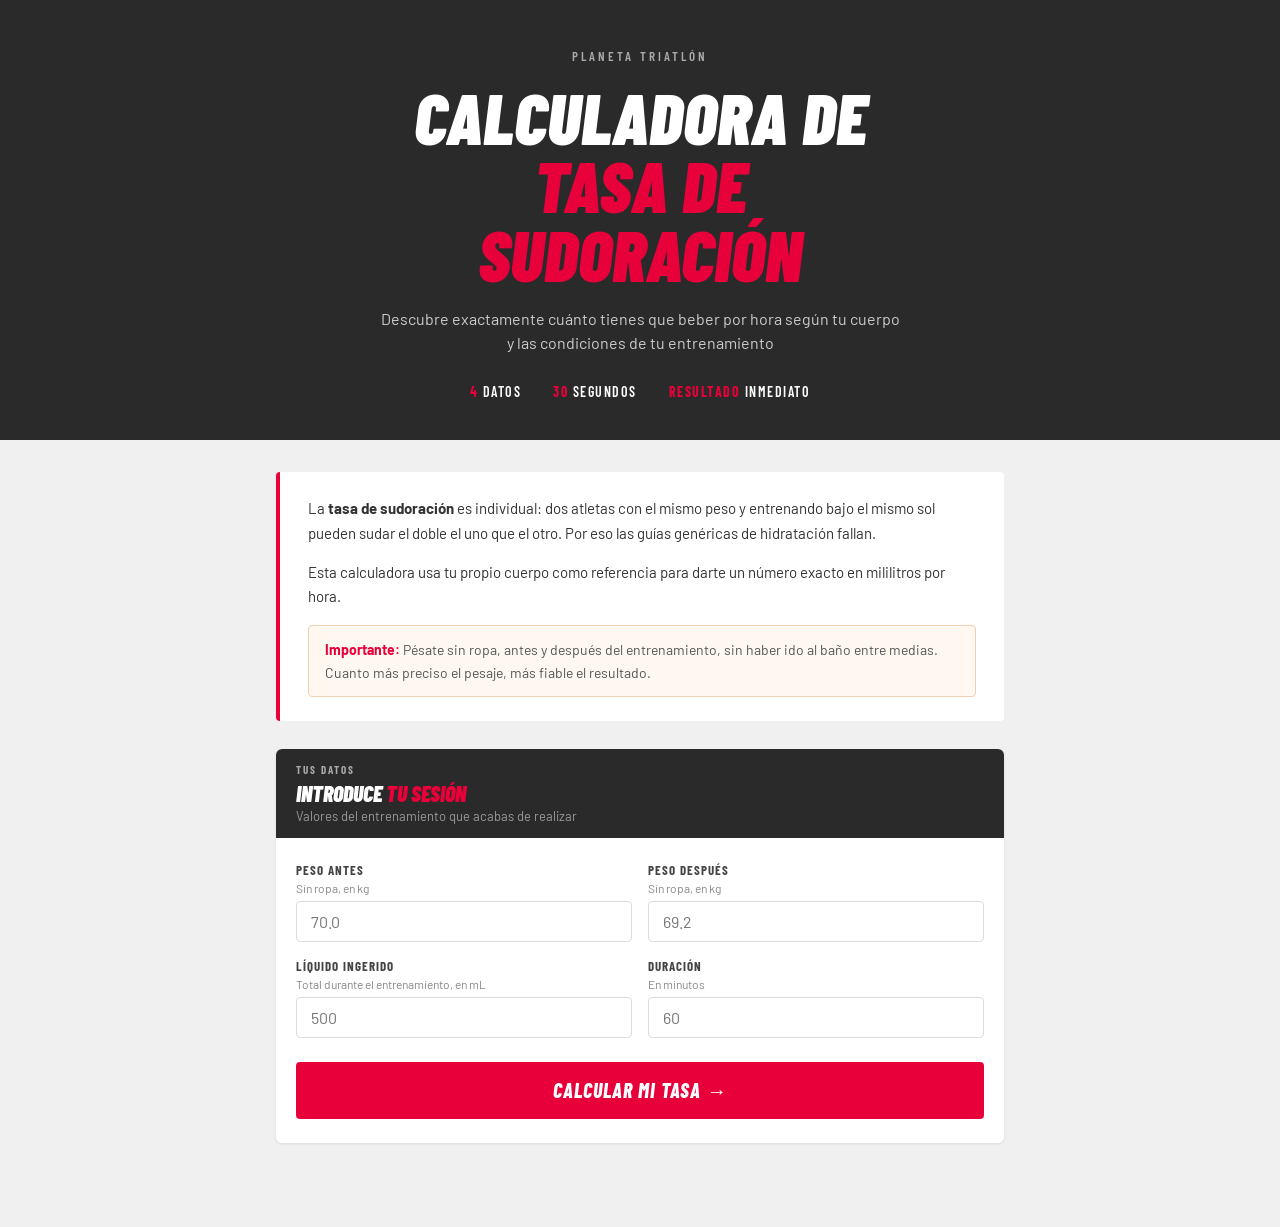
<file: calculadora-sudoracion/index.html>
<!DOCTYPE html>
<html lang="es">
<head>
  <meta charset="UTF-8">
  <meta name="viewport" content="width=device-width, initial-scale=1.0">
  <title>Calculadora de Tasa de Sudoración · Planeta Triatlón</title>
  <style>
    @import url('https://fonts.googleapis.com/css2?family=Barlow+Condensed:ital,wght@0,400;0,600;0,700;1,700;1,800;1,900&family=Barlow:wght@400;500;600&display=swap');

    *, *::before, *::after { box-sizing: border-box; margin: 0; padding: 0; }

    body {
      font-family: 'Barlow', sans-serif;
      background: #f0f0f0;
      color: #1a1a1a;
      min-height: 100vh;
    }

    /* ── HERO ── */
    .hero {
      background: #2a2a2a;
      color: #fff;
      text-align: center;
      padding: 48px 24px 40px;
    }
    .hero__label {
      font-family: 'Barlow Condensed', sans-serif;
      font-weight: 600;
      font-size: 13px;
      letter-spacing: 3px;
      text-transform: uppercase;
      color: #aaa;
      margin-bottom: 18px;
    }
    .hero__title {
      font-family: 'Barlow Condensed', sans-serif;
      font-weight: 900;
      font-style: italic;
      font-size: clamp(42px, 8vw, 72px);
      line-height: 0.95;
      text-transform: uppercase;
      margin-bottom: 20px;
    }
    .hero__title span {
      color: #e8003a;
      display: block;
    }
    .hero__desc {
      font-size: 16px;
      color: #ccc;
      max-width: 520px;
      margin: 0 auto 28px;
      line-height: 1.5;
    }
    .hero__stats {
      display: flex;
      justify-content: center;
      gap: 32px;
      flex-wrap: wrap;
      font-family: 'Barlow Condensed', sans-serif;
      font-size: 14px;
      letter-spacing: 1.5px;
      text-transform: uppercase;
    }
    .hero__stats strong { color: #e8003a; font-weight: 700; }
    .hero__stats span { color: #fff; font-weight: 600; }

    /* ── MAIN CONTENT ── */
    .main {
      max-width: 760px;
      margin: 0 auto;
      padding: 32px 16px 64px;
    }

    /* ── INTRO BOX ── */
    .intro-box {
      background: #fff;
      border-left: 4px solid #e8003a;
      border-radius: 4px;
      padding: 24px 28px;
      margin-bottom: 28px;
      font-size: 15px;
      line-height: 1.65;
      color: #333;
    }
    .intro-box p + p { margin-top: 14px; }
    .intro-box a { color: #e8003a; text-decoration: none; }
    .note-box {
      background: #fff8f0;
      border: 1px solid #f0d0b0;
      border-radius: 4px;
      padding: 12px 16px;
      margin-top: 16px;
      font-size: 14px;
      color: #555;
    }
    .note-box strong { color: #e8003a; }

    /* ── FORM CARD ── */
    .card {
      background: #fff;
      border-radius: 6px;
      overflow: hidden;
      margin-bottom: 20px;
      box-shadow: 0 1px 3px rgba(0,0,0,.08);
    }
    .card__header {
      background: #2a2a2a;
      padding: 14px 20px;
    }
    .card__tag {
      font-family: 'Barlow Condensed', sans-serif;
      font-size: 11px;
      font-weight: 700;
      letter-spacing: 2px;
      text-transform: uppercase;
      color: #aaa;
      margin-bottom: 4px;
    }
    .card__header-title {
      font-family: 'Barlow Condensed', sans-serif;
      font-weight: 900;
      font-style: italic;
      font-size: 22px;
      text-transform: uppercase;
      color: #fff;
    }
    .card__header-title span { color: #e8003a; }
    .card__header-sub {
      font-size: 13px;
      color: #999;
      margin-top: 2px;
    }
    .card__body {
      padding: 24px 20px;
    }

    /* ── FIELDS ── */
    .fields-grid {
      display: grid;
      grid-template-columns: 1fr 1fr;
      gap: 16px;
    }
    @media (max-width: 520px) { .fields-grid { grid-template-columns: 1fr; } }

    .field { display: flex; flex-direction: column; gap: 6px; }
    .field__label {
      font-family: 'Barlow Condensed', sans-serif;
      font-weight: 700;
      font-size: 13px;
      letter-spacing: 1px;
      text-transform: uppercase;
      color: #444;
    }
    .field__hint {
      font-size: 12px;
      color: #888;
      margin-top: -3px;
    }
    .field__input {
      border: 1.5px solid #ddd;
      border-radius: 4px;
      padding: 10px 14px;
      font-family: 'Barlow', sans-serif;
      font-size: 16px;
      color: #1a1a1a;
      outline: none;
      transition: border-color .2s;
      -moz-appearance: textfield;
      appearance: textfield;
    }
    .field__input::-webkit-outer-spin-button,
    .field__input::-webkit-inner-spin-button { -webkit-appearance: none; }
    .field__input:focus { border-color: #e8003a; }
    .field__input.error { border-color: #e8003a; background: #fff5f7; }

    .field--full { grid-column: 1 / -1; }

    /* ── BUTTON ── */
    .btn-calc {
      margin-top: 24px;
      width: 100%;
      background: #e8003a;
      color: #fff;
      border: none;
      border-radius: 4px;
      padding: 16px;
      font-family: 'Barlow Condensed', sans-serif;
      font-weight: 800;
      font-style: italic;
      font-size: 20px;
      letter-spacing: 1px;
      text-transform: uppercase;
      cursor: pointer;
      transition: background .2s, transform .1s;
    }
    .btn-calc:hover { background: #c5002f; }
    .btn-calc:active { transform: scale(.98); }

    /* ── ERROR MESSAGE ── */
    .error-msg {
      display: none;
      background: #fff0f3;
      border: 1px solid #ffc0cb;
      border-radius: 4px;
      padding: 12px 16px;
      margin-top: 16px;
      font-size: 14px;
      color: #c0002a;
    }
    .error-msg.visible { display: block; }

    /* ── RESULTS ── */
    .results {
      display: none;
      background: #fff;
      border-radius: 6px;
      overflow: hidden;
      box-shadow: 0 1px 3px rgba(0,0,0,.08);
    }
    .results.visible { display: block; }

    .results__header {
      background: #2a2a2a;
      padding: 14px 20px;
      font-family: 'Barlow Condensed', sans-serif;
    }
    .results__header-tag {
      font-size: 11px;
      font-weight: 700;
      letter-spacing: 2px;
      text-transform: uppercase;
      color: #aaa;
      margin-bottom: 4px;
    }
    .results__header-title {
      font-weight: 900;
      font-style: italic;
      font-size: 22px;
      text-transform: uppercase;
      color: #fff;
    }
    .results__header-title span { color: #e8003a; }

    .results__body { padding: 24px 20px; }

    /* badge de nivel */
    .level-badge {
      display: inline-flex;
      align-items: center;
      gap: 10px;
      padding: 10px 18px;
      border-radius: 4px;
      margin-bottom: 24px;
      font-family: 'Barlow Condensed', sans-serif;
      font-weight: 800;
      font-style: italic;
      font-size: 18px;
      text-transform: uppercase;
      letter-spacing: .5px;
    }
    .level-badge--low    { background: #e8f5e9; color: #2e7d32; }
    .level-badge--medium { background: #fff8e1; color: #f57f17; }
    .level-badge--high   { background: #fce4ec; color: #c62828; }
    .level-badge__dot {
      width: 12px; height: 12px;
      border-radius: 50%;
      flex-shrink: 0;
    }
    .level-badge--low    .level-badge__dot { background: #2e7d32; }
    .level-badge--medium .level-badge__dot { background: #f57f17; }
    .level-badge--high   .level-badge__dot { background: #c62828; }

    /* stats */
    .stats-grid {
      display: grid;
      grid-template-columns: 1fr 1fr;
      gap: 16px;
      margin-bottom: 24px;
    }
    @media (max-width: 520px) { .stats-grid { grid-template-columns: 1fr; } }

    .stat {
      border: 1.5px solid #eee;
      border-radius: 4px;
      padding: 16px 18px;
    }
    .stat__label {
      font-family: 'Barlow Condensed', sans-serif;
      font-size: 11px;
      font-weight: 700;
      letter-spacing: 2px;
      text-transform: uppercase;
      color: #888;
      margin-bottom: 6px;
    }
    .stat__value {
      font-family: 'Barlow Condensed', sans-serif;
      font-weight: 900;
      font-size: 36px;
      color: #1a1a1a;
      line-height: 1;
    }
    .stat__value span {
      font-size: 16px;
      font-weight: 600;
      color: #666;
      margin-left: 4px;
    }
    .stat--highlight .stat__value { color: #e8003a; }

    /* interpretation */
    .interpretation {
      background: #f7f7f7;
      border-radius: 4px;
      padding: 16px 18px;
      margin-bottom: 20px;
      font-size: 14px;
      line-height: 1.6;
      color: #444;
    }
    .interpretation strong { color: #1a1a1a; }

    /* disclaimer */
    .disclaimer {
      font-size: 12px;
      color: #aaa;
      line-height: 1.5;
      border-top: 1px solid #f0f0f0;
      padding-top: 16px;
    }

    /* reset link */
    .btn-reset {
      display: inline-flex;
      align-items: center;
      gap: 6px;
      margin-top: 20px;
      background: none;
      border: 1.5px solid #ddd;
      border-radius: 4px;
      padding: 10px 18px;
      font-family: 'Barlow Condensed', sans-serif;
      font-weight: 700;
      font-size: 14px;
      letter-spacing: 1px;
      text-transform: uppercase;
      color: #555;
      cursor: pointer;
      transition: border-color .2s, color .2s;
    }
    .btn-reset:hover { border-color: #e8003a; color: #e8003a; }
  </style>
</head>
<body>

  <!-- HERO -->
  <header class="hero">
    <p class="hero__label">Planeta Triatlón</p>
    <h1 class="hero__title">
      Calculadora de<br>
      <span>tasa de</span>
      <span>sudoración</span>
    </h1>
    <p class="hero__desc">Descubre exactamente cuánto tienes que beber por hora según tu cuerpo y las condiciones de tu entrenamiento</p>
    <div class="hero__stats">
      <div><strong>4</strong> <span>datos</span></div>
      <div><strong>30</strong> <span>segundos</span></div>
      <div><strong>Resultado</strong> <span>inmediato</span></div>
    </div>
  </header>

  <main class="main">

    <!-- INTRO -->
    <div class="intro-box">
      <p>La <strong>tasa de sudoración</strong> es individual: dos atletas con el mismo peso y entrenando bajo el mismo sol pueden sudar el doble el uno que el otro. Por eso las guías genéricas de hidratación fallan.</p>
      <p>Esta calculadora usa tu propio cuerpo como referencia para darte un número exacto en mililitros por hora.</p>
      <div class="note-box">
        <strong>Importante:</strong> Pésate sin ropa, antes y después del entrenamiento, sin haber ido al baño entre medias. Cuanto más preciso el pesaje, más fiable el resultado.
      </div>
    </div>

    <!-- FORM CARD -->
    <div class="card" id="form-card">
      <div class="card__header">
        <p class="card__tag">Tus datos</p>
        <p class="card__header-title">Introduce <span>tu sesión</span></p>
        <p class="card__header-sub">Valores del entrenamiento que acabas de realizar</p>
      </div>
      <div class="card__body">
        <div class="fields-grid">

          <div class="field">
            <label class="field__label" for="peso-antes">Peso antes</label>
            <p class="field__hint">Sin ropa, en kg</p>
            <input class="field__input" type="number" id="peso-antes" placeholder="70.0" step="0.1" min="30" max="200">
          </div>

          <div class="field">
            <label class="field__label" for="peso-despues">Peso después</label>
            <p class="field__hint">Sin ropa, en kg</p>
            <input class="field__input" type="number" id="peso-despues" placeholder="69.2" step="0.1" min="30" max="200">
          </div>

          <div class="field">
            <label class="field__label" for="liquido">Líquido ingerido</label>
            <p class="field__hint">Total durante el entrenamiento, en mL</p>
            <input class="field__input" type="number" id="liquido" placeholder="500" step="10" min="0" max="5000">
          </div>

          <div class="field">
            <label class="field__label" for="duracion">Duración</label>
            <p class="field__hint">En minutos</p>
            <input class="field__input" type="number" id="duracion" placeholder="60" step="1" min="5" max="600">
          </div>

        </div>

        <div class="error-msg" id="error-msg"></div>
        <button class="btn-calc" id="btn-calc">Calcular mi tasa →</button>
      </div>
    </div>

    <!-- RESULTS -->
    <div class="results" id="results">
      <div class="results__header">
        <p class="results__header-tag">Tu resultado</p>
        <p class="results__header-title">Tu <span>hidratación</span> personalizada</p>
      </div>
      <div class="results__body">

        <div class="level-badge" id="level-badge">
          <div class="level-badge__dot"></div>
          <span id="level-text"></span>
        </div>

        <div class="stats-grid">
          <div class="stat stat--highlight">
            <p class="stat__label">Tasa de sudoración</p>
            <p class="stat__value"><span id="res-tasa">—</span><span>mL/h</span></p>
          </div>
          <div class="stat">
            <p class="stat__label">Recomendación de ingesta</p>
            <p class="stat__value"><span id="res-ingesta">—</span><span>mL/h</span></p>
          </div>
          <div class="stat">
            <p class="stat__label">Pérdida neta de líquido</p>
            <p class="stat__value"><span id="res-perdida">—</span><span>mL</span></p>
          </div>
          <div class="stat">
            <p class="stat__label">Cada 20 minutos bebe</p>
            <p class="stat__value"><span id="res-cada20">—</span><span>mL</span></p>
          </div>
        </div>

        <div class="interpretation" id="interpretation"></div>

        <p class="disclaimer">
          Esta calculadora es una herramienta orientativa basada en la fórmula de sudoración estándar (ACSM). Los resultados son válidos para condiciones similares a las del entrenamiento medido. Repite el test en diferentes épocas del año o con cambios de intensidad. No sustituye el consejo de un nutricionista deportivo.
        </p>

        <button class="btn-reset" id="btn-reset">↩ Calcular de nuevo</button>
      </div>
    </div>

  </main>

  <script>
    (function () {
      'use strict';

      var btnCalc  = document.getElementById('btn-calc');
      var btnReset = document.getElementById('btn-reset');
      var errorMsg = document.getElementById('error-msg');
      var results  = document.getElementById('results');
      var formCard = document.getElementById('form-card');

      function showError(msg) {
        errorMsg.textContent = msg;
        errorMsg.classList.add('visible');
      }

      function clearErrors() {
        errorMsg.classList.remove('visible');
        document.querySelectorAll('.field__input').forEach(function (el) {
          el.classList.remove('error');
        });
      }

      function markError(id) {
        document.getElementById(id).classList.add('error');
      }

      btnCalc.addEventListener('click', function () {
        clearErrors();

        var pesoAntes   = parseFloat(document.getElementById('peso-antes').value);
        var pesoDespues = parseFloat(document.getElementById('peso-despues').value);
        var liquido     = parseFloat(document.getElementById('liquido').value);
        var duracion    = parseFloat(document.getElementById('duracion').value);

        // Validación
        if (isNaN(pesoAntes) || pesoAntes <= 0) {
          markError('peso-antes'); showError('Introduce tu peso antes del entrenamiento.'); return;
        }
        if (isNaN(pesoDespues) || pesoDespues <= 0) {
          markError('peso-despues'); showError('Introduce tu peso después del entrenamiento.'); return;
        }
        if (pesoDespues >= pesoAntes) {
          markError('peso-despues');
          showError('El peso después debe ser menor que el peso antes. Recuerda pesarte sin haber bebido entre medias.');
          return;
        }
        if (isNaN(liquido) || liquido < 0) {
          markError('liquido'); showError('Introduce el líquido ingerido (puede ser 0 si no bebiste nada).'); return;
        }
        if (isNaN(duracion) || duracion < 5) {
          markError('duracion'); showError('Introduce la duración en minutos (mínimo 5 min).'); return;
        }

        // Cálculo
        var perdidaPeso  = (pesoAntes - pesoDespues) * 1000;   // mL
        var perdidaNeta  = perdidaPeso + liquido;               // mL total sudado
        var horas        = duracion / 60;
        var tasa         = Math.round(perdidaNeta / horas);     // mL/h
        var ingesta      = Math.round(tasa * 0.8);              // 80% reposición
        var cada20       = Math.round(ingesta / 3);             // cada 20 min

        // Nivel
        var nivel, levelClass, levelText, interpretacion;
        if (tasa < 500) {
          nivel = 'low'; levelText = 'Sudoración baja';
          interpretacion = '<strong>Sudoración baja (< 500 mL/h).</strong> Tu cuerpo gestiona bien la temperatura en estas condiciones. Con una ingesta de <strong>' + ingesta + ' mL/h</strong> repones el 80% de lo perdido, lo que es suficiente para la mayoría de sesiones. Si el calor sube o la intensidad aumenta, repite el test porque tu tasa cambiará.';
        } else if (tasa <= 1200) {
          nivel = 'medium'; levelText = 'Sudoración moderada';
          interpretacion = '<strong>Sudoración moderada (500–1200 mL/h).</strong> Estás dentro del rango habitual para deportistas de resistencia. Beber <strong>' + ingesta + ' mL/h</strong> —unos ' + cada20 + ' mL cada 20 minutos— cubre el 80% de tu pérdida, que es la reposición recomendada para no sobrehidratar ni deshidratar.';
        } else {
          nivel = 'high'; levelText = 'Sudoración alta';
          interpretacion = '<strong>Sudoración alta (> 1200 mL/h).</strong> Pierdes líquido muy rápido. Aunque la recomendación general es reponer el 80% (' + ingesta + ' mL/h), en tu caso considera también la ingesta de sodio para retener el líquido. Habla con un nutricionista deportivo si entrenamientos así son habituales.';
        }

        // Rellenar resultados
        document.getElementById('res-tasa').textContent    = tasa.toLocaleString('es-ES');
        document.getElementById('res-ingesta').textContent = ingesta.toLocaleString('es-ES');
        document.getElementById('res-perdida').textContent = Math.round(perdidaNeta).toLocaleString('es-ES');
        document.getElementById('res-cada20').textContent  = cada20.toLocaleString('es-ES');
        document.getElementById('interpretation').innerHTML = interpretacion;

        var badge = document.getElementById('level-badge');
        badge.className = 'level-badge level-badge--' + nivel;
        document.getElementById('level-text').textContent = levelText;

        // Mostrar resultados
        results.classList.add('visible');
        results.scrollIntoView({ behavior: 'smooth', block: 'start' });
      });

      btnReset.addEventListener('click', function () {
        results.classList.remove('visible');
        document.querySelectorAll('.field__input').forEach(function (el) { el.value = ''; });
        clearErrors();
        formCard.scrollIntoView({ behavior: 'smooth', block: 'start' });
      });
    })();
  </script>

</body>
</html>
</file>
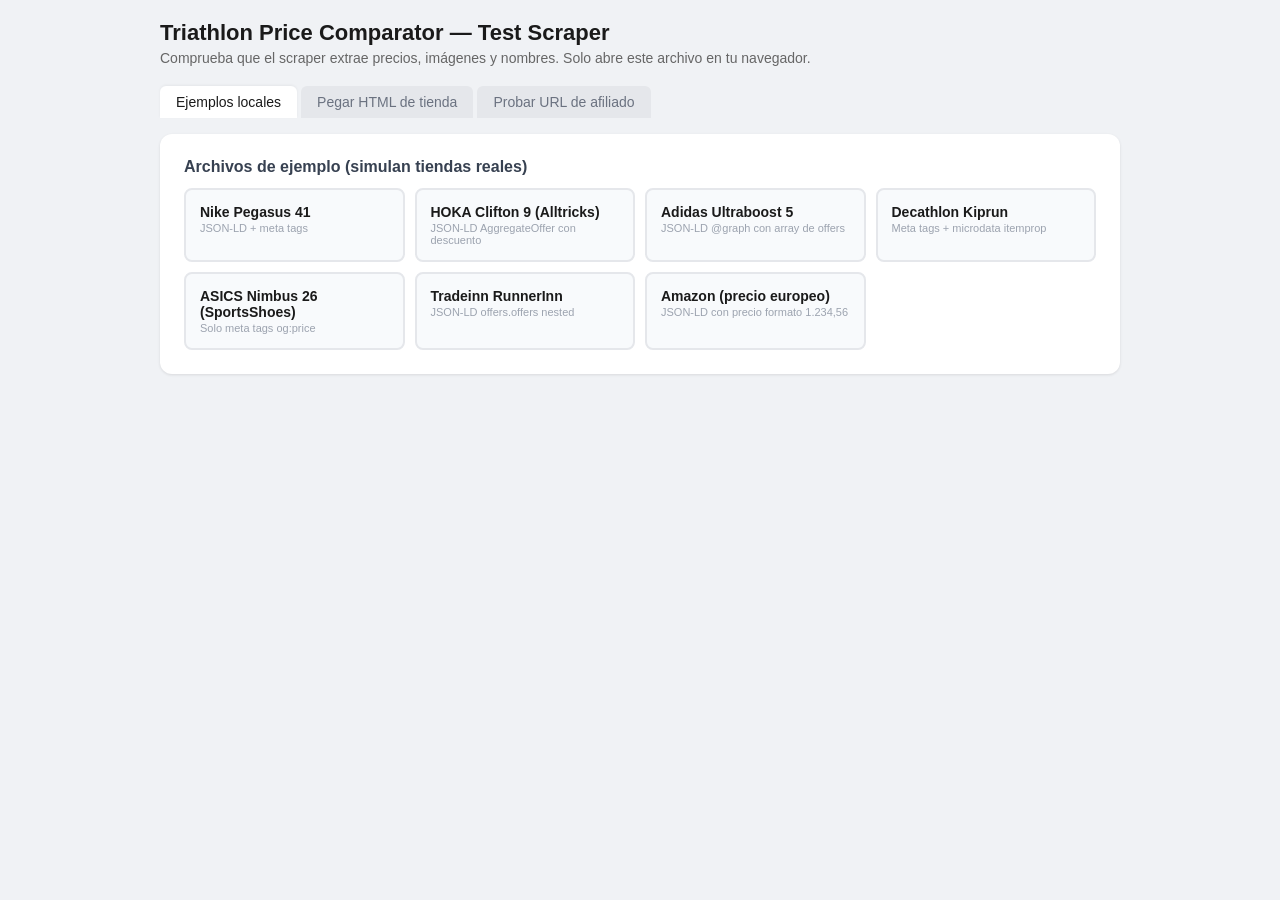
<file: test-scraper/test-scraper.html>
<!DOCTYPE html>
<html lang="es">
<head>
    <meta charset="UTF-8">
    <meta name="viewport" content="width=device-width, initial-scale=1.0">
    <title>Test Scraper — Triathlon Price Comparator</title>
    <style>
        * { box-sizing: border-box; margin: 0; padding: 0; }
        body { font-family: -apple-system, BlinkMacSystemFont, 'Segoe UI', Roboto, sans-serif; background: #f0f2f5; color: #1a1a1a; padding: 20px; }
        .container { max-width: 960px; margin: 0 auto; }
        h1 { font-size: 22px; margin-bottom: 4px; }
        .subtitle { color: #666; margin-bottom: 20px; font-size: 14px; }
        .card { background: #fff; border-radius: 12px; padding: 24px; box-shadow: 0 1px 3px rgba(0,0,0,.1); margin-bottom: 20px; }
        .card h2 { font-size: 16px; margin-bottom: 12px; color: #374151; }
        button { padding: 10px 20px; background: #2563eb; color: #fff; border: none; border-radius: 8px; font-size: 14px; font-weight: 600; cursor: pointer; }
        button:hover { background: #1d4ed8; }
        .btn-green { background: #16a34a; }
        .btn-green:hover { background: #15803d; }
        .samples-grid { display: grid; grid-template-columns: repeat(auto-fill, minmax(200px, 1fr)); gap: 10px; }
        .sample-card { display: block; padding: 14px; background: #f8fafc; border: 2px solid #e5e7eb; border-radius: 8px; cursor: pointer; transition: all .15s; }
        .sample-card:hover { border-color: #2563eb; background: #eff6ff; }
        .sample-card .name { font-weight: 600; font-size: 14px; margin-bottom: 2px; }
        .sample-card .file { font-size: 11px; color: #9ca3af; }
        .tabs { display: flex; gap: 4px; margin-bottom: 16px; }
        .tab { padding: 8px 16px; border-radius: 6px 6px 0 0; cursor: pointer; font-size: 14px; font-weight: 500; background: #e5e7eb; color: #6b7280; border: none; }
        .tab.active { background: #fff; color: #1a1a1a; box-shadow: 0 -1px 3px rgba(0,0,0,.05); }
        .tab-content { display: none; }
        .tab-content.active { display: block; }
        .price-card { display: flex; gap: 20px; align-items: flex-start; padding: 20px; background: #f8fafc; border-radius: 8px; margin-bottom: 16px; }
        .price-card img { width: 120px; height: 120px; object-fit: contain; border-radius: 8px; background: #fff; padding: 8px; border: 1px solid #e5e7eb; }
        .price-card .info { flex: 1; }
        .price-card .product-name { font-size: 16px; font-weight: 600; margin-bottom: 8px; }
        .price-big { font-size: 32px; font-weight: 700; color: #16a34a; }
        .original-price { font-size: 18px; color: #999; text-decoration: line-through; margin-left: 10px; }
        .discount { display: inline-block; background: #dcfce7; color: #16a34a; padding: 3px 10px; border-radius: 4px; font-size: 14px; font-weight: 600; margin-left: 8px; }
        .method { font-size: 12px; color: #6b7280; margin-top: 8px; }
        .method strong { color: #2563eb; }
        .debug { margin-top: 16px; }
        .debug summary { cursor: pointer; font-size: 14px; font-weight: 600; color: #6b7280; padding: 8px 0; }
        .debug pre { background: #1e293b; color: #e2e8f0; padding: 16px; border-radius: 8px; overflow-x: auto; font-size: 13px; line-height: 1.5; margin-top: 8px; max-height: 400px; overflow-y: auto; }
        .success-badge { display: inline-block; background: #dcfce7; color: #16a34a; padding: 2px 8px; border-radius: 4px; font-size: 12px; font-weight: 600; }
        .fail-badge { display: inline-block; background: #fef2f2; color: #991b1b; padding: 2px 8px; border-radius: 4px; font-size: 12px; font-weight: 600; }
        .no-price { background: #fffbeb; border: 1px solid #fed7aa; color: #92400e; padding: 16px; border-radius: 8px; }
        .urls-info { display: grid; grid-template-columns: auto 1fr; gap: 4px 12px; font-size: 13px; margin-bottom: 12px; }
        .urls-info dt { font-weight: 600; color: #6b7280; }
        .urls-info dd { word-break: break-all; }
        textarea { width: 100%; min-height: 200px; padding: 12px; border: 2px solid #e0e0e0; border-radius: 8px; font-size: 13px; font-family: monospace; resize: vertical; outline: none; }
        textarea:focus { border-color: #2563eb; }
        #result { display: none; }
        .howto { background: #eff6ff; border: 1px solid #bfdbfe; padding: 16px; border-radius: 8px; margin-top: 12px; font-size: 13px; line-height: 1.6; }
        .howto strong { color: #1d4ed8; }
    </style>
</head>
<body>
    <div class="container">
        <h1>Triathlon Price Comparator — Test Scraper</h1>
        <p class="subtitle">Comprueba que el scraper extrae precios, imágenes y nombres. Solo abre este archivo en tu navegador.</p>

        <div class="tabs">
            <button class="tab active" onclick="showTab('samples')">Ejemplos locales</button>
            <button class="tab" onclick="showTab('paste')">Pegar HTML de tienda</button>
            <button class="tab" onclick="showTab('awin')">Probar URL de afiliado</button>
        </div>

        <!-- Tab 1: Samples -->
        <div class="card tab-content active" id="tab-samples">
            <h2>Archivos de ejemplo (simulan tiendas reales)</h2>
            <div class="samples-grid" id="samplesGrid"></div>
        </div>

        <!-- Tab 2: Paste HTML -->
        <div class="card tab-content" id="tab-paste">
            <h2>Pegar HTML de una tienda real</h2>
            <div class="howto">
                <strong>Como usarlo:</strong><br>
                1. Abre la web de la tienda (Nike, Alltricks, Adidas, etc.) en tu navegador<br>
                2. Haz clic derecho en la pagina y selecciona <strong>"Ver codigo fuente de la pagina"</strong> (Ctrl+U)<br>
                3. Selecciona todo (Ctrl+A), copia (Ctrl+C)<br>
                4. Pega aqui abajo (Ctrl+V) y haz clic en <strong>"Analizar HTML"</strong>
            </div>
            <textarea id="pasteHtml" placeholder="Pega aqui el codigo fuente HTML de la pagina de producto..." style="margin-top:12px;"></textarea>
            <button class="btn-green" onclick="analyzePasted()" style="margin-top:10px;">Analizar HTML</button>
        </div>

        <!-- Tab 3: AWIN URL resolver -->
        <div class="card tab-content" id="tab-awin">
            <h2>Probar resolucion de URL de afiliado</h2>
            <div class="howto">
                <strong>Pega aqui una URL de AWIN, Tradedoubler, etc.</strong> y el sistema extraera la URL real del producto.<br>
                Ejemplo AWIN: <code>https://www.awin1.com/cread.php?awinmid=12345&p=https%3A%2F%2Fwww.nike.com%2Fes%2Ft%2Fpegasus-41&ued=https%3A%2F%2Fwww.nike.com%2Fes%2Ft%2Fpegasus-41</code>
            </div>
            <div style="display:flex;gap:10px;margin-top:12px;">
                <input type="url" id="awinUrl" placeholder="https://www.awin1.com/cread.php?..." style="flex:1;padding:12px 16px;border:2px solid #e0e0e0;border-radius:8px;font-size:15px;outline:none;">
                <button onclick="testAwinUrl()">Resolver URL</button>
            </div>
            <div id="awinResult" style="margin-top:12px;display:none;"></div>
        </div>

        <!-- Result -->
        <div class="card" id="result"></div>
    </div>

    <script>
    // ══════════════════════════════════════════════════════
    // Sample HTML files (embedded)
    // ══════════════════════════════════════════════════════
    const SAMPLES = {
        "Nike Pegasus 41": {
            desc: "JSON-LD + meta tags",
            html: `<!DOCTYPE html><html><head>
<meta property="og:title" content="Nike Pegasus 41 Zapatillas de running para asfalto - Hombre">
<meta property="og:image" content="https://static.nike.com/a/images/t_PDP_1728_v1/f_auto,q_auto:eco/pegasus-41.jpg">
<meta property="product:price:amount" content="139.99">
<meta property="product:price:currency" content="EUR">
<script type="application/ld+json">
{"@context":"https://schema.org","@type":"Product","name":"Nike Pegasus 41","description":"Zapatillas de running para asfalto - Hombre","image":"https://static.nike.com/a/images/t_PDP_1728_v1/f_auto,q_auto:eco/pegasus-41.jpg","brand":{"@type":"Brand","name":"Nike"},"offers":{"@type":"Offer","price":"139.99","priceCurrency":"EUR","availability":"https://schema.org/InStock"}}
<\/script></head><body><h1>Nike Pegasus 41</h1></body></html>`
        },
        "HOKA Clifton 9 (Alltricks)": {
            desc: "JSON-LD AggregateOffer con descuento",
            html: `<!DOCTYPE html><html><head>
<meta property="og:title" content="Zapatillas de Running HOKA Clifton 9 Azul">
<meta property="og:image" content="https://media.alltricks.com/hd/hoka-clifton-9-blue.jpg">
<meta property="product:price:amount" content="109.99">
<script type="application/ld+json">
{"@context":"https://schema.org","@type":"Product","name":"Zapatillas de Running HOKA Clifton 9 Azul","image":["https://media.alltricks.com/hd/hoka-clifton-9-blue.jpg"],"brand":{"@type":"Brand","name":"HOKA"},"offers":{"@type":"AggregateOffer","lowPrice":"109.99","highPrice":"149.95","priceCurrency":"EUR","offerCount":"5"}}
<\/script></head><body><h1>HOKA Clifton 9</h1></body></html>`
        },
        "Adidas Ultraboost 5": {
            desc: "JSON-LD @graph con array de offers",
            html: `<!DOCTYPE html><html><head>
<meta property="og:title" content="Zapatilla Ultraboost 5">
<meta property="og:image" content="https://assets.adidas.com/images/ultraboost-5.jpg">
<script type="application/ld+json">
{"@context":"https://schema.org","@graph":[{"@type":"Organization","name":"adidas"},{"@type":"Product","name":"Zapatilla Ultraboost 5","image":"https://assets.adidas.com/images/ultraboost-5.jpg","brand":{"@type":"Brand","name":"adidas"},"offers":[{"@type":"Offer","price":"199.95","priceCurrency":"EUR"},{"@type":"Offer","price":"179.95","priceCurrency":"EUR"}]}]}
<\/script></head><body><h1>Ultraboost 5</h1></body></html>`
        },
        "Decathlon Kiprun": {
            desc: "Meta tags + microdata itemprop",
            html: `<!DOCTYPE html><html><head>
<meta property="og:title" content="Zapatillas Running KIPRUN KS 900 Light Hombre">
<meta property="og:image" content="https://contents.mediadecathlon.com/kiprun-ks900.jpg">
<meta property="product:price:amount" content="89,99">
<meta property="product:price:currency" content="EUR">
</head><body>
<div itemscope itemtype="https://schema.org/Product">
<meta itemprop="name" content="Zapatillas Running KIPRUN KS 900 Light Hombre">
<div itemprop="offers" itemscope itemtype="https://schema.org/Offer">
<meta itemprop="price" content="89.99">
<meta itemprop="priceCurrency" content="EUR">
<span class="price">89,99 EUR</span>
<span class="before-price">109,99 EUR</span>
</div></div></body></html>`
        },
        "ASICS Nimbus 26 (SportsShoes)": {
            desc: "Solo meta tags og:price",
            html: `<!DOCTYPE html><html><head>
<meta property="og:title" content="ASICS Gel Nimbus 26 Zapatillas de Running">
<meta property="og:image" content="https://img.sportsshoes.com/asics-nimbus-26.jpg">
<meta property="og:price:amount" content="153,00">
<meta property="og:price:currency" content="EUR">
</head><body><h1>ASICS Gel Nimbus 26</h1><div class="product-price">153,00 EUR</div></body></html>`
        },
        "Tradeinn RunnerInn": {
            desc: "JSON-LD offers.offers nested",
            html: `<!DOCTYPE html><html><head>
<meta property="og:title" content="New Balance Fresh Foam X 1080v13">
<meta property="og:image" content="https://www.tradeinn.com/f/nb-1080v13.jpg">
<script type="application/ld+json">
{"@context":"https://schema.org","@type":"Product","name":"New Balance Fresh Foam X 1080v13","image":"https://www.tradeinn.com/f/nb-1080v13.jpg","brand":{"@type":"Brand","name":"New Balance"},"offers":{"@type":"AggregateOffer","offers":[{"@type":"Offer","price":"119.99","priceCurrency":"EUR","availability":"InStock"},{"@type":"Offer","price":"134.99","priceCurrency":"EUR","availability":"InStock"}]}}
<\/script></head><body><h1>NB 1080v13</h1></body></html>`
        },
        "Amazon (precio europeo)": {
            desc: "JSON-LD con precio formato 1.234,56",
            html: `<!DOCTYPE html><html><head>
<meta property="og:title" content="Garmin Forerunner 265">
<meta property="og:image" content="https://m.media-amazon.com/images/garmin-265.jpg">
<script type="application/ld+json">
{"@context":"https://schema.org","@type":"Product","name":"Garmin Forerunner 265","image":"https://m.media-amazon.com/images/garmin-265.jpg","brand":{"@type":"Brand","name":"Garmin"},"offers":{"@type":"Offer","price":"349.99","priceCurrency":"EUR","availability":"https://schema.org/InStock"}}
<\/script></head><body><h1>Garmin Forerunner 265</h1></body></html>`
        }
    };

    // ══════════════════════════════════════════════════════
    // Scraper engine (JavaScript port of the PHP scraper)
    // ══════════════════════════════════════════════════════

    function parsePriceString(text) {
        if (!text) return null;
        text = text.replace(/[€$£¥\s\u00a0]/g, '').trim();
        if (!text) return null;

        // 1.234,56
        if (/^[\d.]+,\d{1,2}$/.test(text)) {
            text = text.replace(/\./g, '').replace(',', '.');
        }
        // 1,234.56
        else if (/^[\d,]+\.\d{1,2}$/.test(text)) {
            text = text.replace(/,/g, '');
        }
        // 153,00
        else if (/^\d+,\d{1,2}$/.test(text)) {
            text = text.replace(',', '.');
        }

        const val = parseFloat(text);
        return (val > 0) ? val : null;
    }

    function formatPrice(price) {
        if (price === null || price === undefined) return '—';
        return price.toFixed(2).replace('.', ',').replace(/\B(?=(\d{3})+(?!\d))/g, '.');
    }

    function extractFromJsonLD(html) {
        const regex = /<script[^>]*type=["']application\/ld\+json["'][^>]*>([\s\S]*?)<\/script>/gi;
        let match;
        const allJsonLD = [];

        while ((match = regex.exec(html)) !== null) {
            try {
                const data = JSON.parse(match[1].trim());
                allJsonLD.push(data);
            } catch(e) { /* skip */ }
        }

        for (const data of allJsonLD) {
            // Nike wraps JSON-LD in an array: [{...}] instead of {...}
            const entries = Array.isArray(data) ? data : [data];
            for (const entry of entries) {
                const items = entry['@graph'] ? entry['@graph'] : [entry];
                for (const item of items) {
                    const result = parseJsonLDItem(item);
                    if (result) return { ...result, allJsonLD };
                }
            }
        }

        return { price: null, original_price: null, allJsonLD };
    }

    function parseJsonLDItem(item) {
        if (!item || typeof item !== 'object') return null;
        const type = item['@type'] || '';

        if (['Product', 'IndividualProduct', 'ProductModel'].includes(type)) {
            return extractJsonLDOffers(item);
        }

        // ProductGroup (Nike, etc.) — variants inside hasVariant
        if (type === 'ProductGroup' && Array.isArray(item.hasVariant)) {
            let best = null;
            for (const variant of item.hasVariant) {
                const r = parseJsonLDItem(variant);
                if (r && r.price && (best === null || r.price < best.price)) {
                    best = r;
                }
            }
            if (best) return best;
        }

        if (item.mainEntity) {
            return parseJsonLDItem(item.mainEntity);
        }
        return null;
    }

    function extractJsonLDOffers(product) {
        const offers = product.offers;
        if (!offers) return null;

        // Single offer
        if (offers.price !== undefined) {
            const price = parsePriceString(String(offers.price));
            if (price) return { price, original_price: null };
        }

        // AggregateOffer
        if (offers.lowPrice !== undefined) {
            const price = parsePriceString(String(offers.lowPrice));
            const high = offers.highPrice ? parsePriceString(String(offers.highPrice)) : null;
            if (price) return { price, original_price: (high && high > price) ? high : null };
        }

        // Array of offers
        if (Array.isArray(offers)) {
            let best = null;
            for (const o of offers) {
                if (o.price === undefined) continue;
                const p = parsePriceString(String(o.price));
                if (p && (best === null || p < best.price)) {
                    best = { price: p, original_price: null };
                }
            }
            return best;
        }

        // Nested offers.offers
        if (offers.offers && Array.isArray(offers.offers)) {
            let best = null;
            for (const o of offers.offers) {
                if (o.price === undefined) continue;
                const p = parsePriceString(String(o.price));
                if (p && (best === null || p < best.price)) {
                    best = { price: p, original_price: null };
                }
            }
            return best;
        }

        return null;
    }

    function extractFromMetaTags(html) {
        const names = ['product:price:amount', 'og:price:amount', 'twitter:data1'];
        const metaTags = {};

        // Collect all relevant meta tags
        for (const name of ['product:price:amount', 'product:price:currency', 'og:price:amount', 'og:price:currency', 'og:image', 'og:title']) {
            let m = html.match(new RegExp('<meta[^>]+(?:property|name)=["\']' + name.replace(/[.*+?^${}()|[\]\\]/g, '\\$&') + '["\'][^>]+content=["\']([^"\']+)', 'i'));
            if (!m) {
                m = html.match(new RegExp('<meta[^>]+content=["\']([^"\']+)["\'][^>]+(?:property|name)=["\']' + name.replace(/[.*+?^${}()|[\]\\]/g, '\\$&'), 'i'));
            }
            if (m) metaTags[name] = m[1];
        }

        for (const name of names) {
            if (metaTags[name]) {
                const price = parsePriceString(metaTags[name]);
                if (price) return { price, original_price: null, metaTags };
            }
        }

        return { price: null, metaTags };
    }

    function extractFromMicrodata(html) {
        const parser = new DOMParser();
        const doc = parser.parseFromString(html, 'text/html');
        const nodes = doc.querySelectorAll('[itemprop="price"]');
        let price = null;

        for (const node of nodes) {
            let val = node.getAttribute('content') || node.textContent.trim();
            const parsed = parsePriceString(val);
            if (parsed && parsed > 0) {
                price = parsed;
                break;
            }
        }

        if (!price) return { price: null, original_price: null };

        // Try to find original price
        let original_price = null;
        const origNodes = doc.querySelectorAll('.old, .original, .was, .regular, .before, .before-price, .old-price, .original-price');
        for (const node of origNodes) {
            const parsed = parsePriceString(node.textContent.trim());
            if (parsed && parsed > price) {
                original_price = parsed;
                break;
            }
        }

        return { price, original_price };
    }

    function extractProductImage(html) {
        // JSON-LD image
        const regex = /<script[^>]*type=["']application\/ld\+json["'][^>]*>([\s\S]*?)<\/script>/gi;
        let match;
        while ((match = regex.exec(html)) !== null) {
            try {
                const data = JSON.parse(match[1].trim());
                const items = data['@graph'] ? data['@graph'] : [data];
                for (const item of items) {
                    if (['Product', 'IndividualProduct', 'ProductModel'].includes(item['@type'])) {
                        let img = item.image;
                        if (Array.isArray(img)) img = img[0];
                        if (img && typeof img === 'object') img = img.url;
                        if (img && img.startsWith('http')) return img;
                    }
                }
            } catch(e) {}
        }

        // og:image
        let m = html.match(/<meta[^>]+property=["']og:image["'][^>]+content=["']([^"']+)/i);
        if (!m) m = html.match(/<meta[^>]+content=["']([^"']+)["'][^>]+property=["']og:image/i);
        if (m && m[1].startsWith('http')) return m[1];

        return null;
    }

    function extractProductName(html) {
        const regex = /<script[^>]*type=["']application\/ld\+json["'][^>]*>([\s\S]*?)<\/script>/gi;
        let match;
        while ((match = regex.exec(html)) !== null) {
            try {
                const data = JSON.parse(match[1].trim());
                const items = data['@graph'] ? data['@graph'] : [data];
                for (const item of items) {
                    if (['Product', 'IndividualProduct', 'ProductModel'].includes(item['@type'])) {
                        if (item.name) return item.name;
                    }
                }
            } catch(e) {}
        }

        let m = html.match(/<meta[^>]+property=["']og:title["'][^>]+content=["']([^"']+)/i);
        if (!m) m = html.match(/<meta[^>]+content=["']([^"']+)["'][^>]+property=["']og:title/i);
        if (m) return m[1];

        return null;
    }

    function resolveAffiliateUrl(url) {
        try {
            const u = new URL(url);
            const host = u.hostname.toLowerCase();
            const params = u.searchParams;

            if (host.includes('awin1.com') && params.get('ued'))
                return decodeURIComponent(params.get('ued'));
            if (host.includes('tradedoubler.com') && params.get('url'))
                return decodeURIComponent(params.get('url'));
            if (host.includes('tradetracker.') && (params.get('r') || params.get('url')))
                return decodeURIComponent(params.get('r') || params.get('url'));
            if ((host.includes('anrdoezrs.net') || host.includes('dpbolvw.net') || host.includes('jdoqocy.com')) && params.get('url'))
                return decodeURIComponent(params.get('url'));
            if (host.includes('shareasale.com') && params.get('urllink'))
                return decodeURIComponent(params.get('urllink'));
            if (host.includes('webgains.') && params.get('wgtarget'))
                return decodeURIComponent(params.get('wgtarget'));
            if (host.includes('click.linksynergy.com') && params.get('murl'))
                return decodeURIComponent(params.get('murl'));

            for (const p of ['url', 'redirect', 'dest', 'destination', 'target', 'goto', 'link']) {
                const val = params.get(p);
                if (val) {
                    try { new URL(decodeURIComponent(val)); return decodeURIComponent(val); } catch(e) {}
                }
            }
        } catch(e) {}
        return url;
    }

    // ══════════════════════════════════════════════════════
    // Main scrape function
    // ══════════════════════════════════════════════════════

    function scrapeHtml(html, source) {
        const result = {
            source: source,
            html_length: html.length,
            price: null,
            original_price: null,
            discount: null,
            method: null,
            image: null,
            product_name: null,
            jsonld_raw: [],
            meta_tags: {}
        };

        // 1. JSON-LD
        const jsonld = extractFromJsonLD(html);
        result.jsonld_raw = jsonld.allJsonLD || [];
        if (jsonld.price) {
            result.price = jsonld.price;
            result.original_price = jsonld.original_price;
            result.method = 'json-ld';
        }

        // 2. Meta tags
        const meta = extractFromMetaTags(html);
        result.meta_tags = meta.metaTags || {};
        if (!result.price && meta.price) {
            result.price = meta.price;
            result.method = 'meta-tags';
        }

        // 3. Microdata
        if (!result.price) {
            const micro = extractFromMicrodata(html);
            if (micro.price) {
                result.price = micro.price;
                result.original_price = micro.original_price;
                result.method = 'microdata';
            }
        }

        // Discount
        if (result.price && result.original_price && result.original_price > result.price) {
            const pct = Math.round(((result.original_price - result.price) / result.original_price) * 100);
            result.discount = '-' + pct + '%';
        }

        // Image & name
        result.image = extractProductImage(html);
        result.product_name = extractProductName(html);

        return result;
    }

    // ══════════════════════════════════════════════════════
    // UI
    // ══════════════════════════════════════════════════════

    function showTab(name) {
        document.querySelectorAll('.tab').forEach(t => t.classList.remove('active'));
        document.querySelectorAll('.tab-content').forEach(t => t.classList.remove('active'));
        document.getElementById('tab-' + name).classList.add('active');
        event.target.classList.add('active');
    }

    function showResult(result) {
        const el = document.getElementById('result');
        el.style.display = 'block';

        const hasPrize = result.price !== null;
        let html = `<h2>Resultado ${hasPrize
            ? '<span class="success-badge">PRECIO ENCONTRADO</span>'
            : '<span class="fail-badge">SIN PRECIO</span>'}</h2>`;

        html += `<dl class="urls-info">
            <dt>Fuente:</dt><dd>${esc(result.source)}</dd>
            <dt>HTML analizado:</dt><dd>${result.html_length.toLocaleString()} bytes</dd>
        </dl>`;

        if (hasPrize) {
            html += `<div class="price-card">`;
            if (result.image) {
                html += `<img src="${esc(result.image)}" alt="Producto" onerror="this.style.display='none'">`;
            }
            html += `<div class="info">`;
            if (result.product_name) {
                html += `<div class="product-name">${esc(result.product_name)}</div>`;
            }
            html += `<div><span class="price-big">${formatPrice(result.price)} &euro;</span>`;
            if (result.original_price) {
                html += ` <span class="original-price">${formatPrice(result.original_price)} &euro;</span>`;
            }
            if (result.discount) {
                html += ` <span class="discount">${esc(result.discount)}</span>`;
            }
            html += `</div>`;
            html += `<div class="method">Metodo de extraccion: <strong>${esc(result.method)}</strong></div>`;
            html += `</div></div>`;
        } else {
            html += `<div class="no-price"><strong>No se encontro precio.</strong> El HTML se analizo (${result.html_length.toLocaleString()} bytes) pero no se detecto precio en JSON-LD, meta tags ni microdata. Revisa los datos raw.</div>`;
        }

        // Debug
        html += `<details class="debug" open>
            <summary>Datos raw de depuracion</summary>
            <h3 style="font-size:14px;margin:12px 0 4px;">JSON-LD encontrados (${result.jsonld_raw.length}):</h3>
            <pre>${esc(JSON.stringify(result.jsonld_raw, null, 2))}</pre>
            <h3 style="font-size:14px;margin:12px 0 4px;">Meta tags de precio:</h3>
            <pre>${esc(JSON.stringify(result.meta_tags, null, 2))}</pre>
            <h3 style="font-size:14px;margin:12px 0 4px;">Resultado completo:</h3>
            <pre>${esc(JSON.stringify({...result, jsonld_raw: '(ver arriba)', meta_tags: '(ver arriba)'}, null, 2))}</pre>
        </details>`;

        el.innerHTML = html;
        el.scrollIntoView({ behavior: 'smooth' });
    }

    function esc(s) {
        if (s === null || s === undefined) return '';
        const div = document.createElement('div');
        div.textContent = String(s);
        return div.innerHTML;
    }

    function testSample(name) {
        const sample = SAMPLES[name];
        if (!sample) return;
        const result = scrapeHtml(sample.html, 'Ejemplo: ' + name);
        showResult(result);
    }

    function analyzePasted() {
        const html = document.getElementById('pasteHtml').value;
        if (!html.trim()) {
            alert('Pega el codigo fuente HTML primero.');
            return;
        }
        const result = scrapeHtml(html, 'HTML pegado (' + html.length.toLocaleString() + ' bytes)');
        showResult(result);
    }

    // Build samples grid
    const grid = document.getElementById('samplesGrid');
    for (const [name, sample] of Object.entries(SAMPLES)) {
        const card = document.createElement('div');
        card.className = 'sample-card';
        card.innerHTML = `<div class="name">${esc(name)}</div><div class="file">${esc(sample.desc)}</div>`;
        card.onclick = () => testSample(name);
        grid.appendChild(card);
    }

    function testAwinUrl() {
        const url = document.getElementById('awinUrl').value.trim();
        const el = document.getElementById('awinResult');
        if (!url) { alert('Pega una URL de afiliado primero.'); return; }
        el.style.display = 'block';

        const resolved = resolveAffiliateUrl(url);
        const changed = resolved !== url;

        let html = `<dl class="urls-info">
            <dt>URL original:</dt><dd>${esc(url)}</dd>
            <dt>URL resuelta:</dt><dd style="color:${changed ? '#16a34a' : '#6b7280'};font-weight:${changed ? '600' : '400'}">${esc(resolved)}</dd>
        </dl>`;

        if (changed) {
            html += `<div style="background:#dcfce7;color:#16a34a;padding:12px;border-radius:8px;font-weight:600;">
                URL de afiliado detectada y resuelta correctamente.
                <br><small style="font-weight:400;color:#166534;">En WordPress, el plugin usara esta URL resuelta para descargar la pagina y extraer el precio.</small>
            </div>`;
        } else {
            html += `<div style="background:#fffbeb;border:1px solid #fed7aa;color:#92400e;padding:12px;border-radius:8px;">
                No se detecto plataforma de afiliacion conocida. Se usara la URL tal cual (puede que sea una URL directa de producto, que esta bien).
            </div>`;
        }

        // Show all detected parameters
        try {
            const u = new URL(url);
            const params = {};
            u.searchParams.forEach((v, k) => { params[k] = v; });
            if (Object.keys(params).length > 0) {
                html += `<details class="debug" style="margin-top:12px;">
                    <summary>Parametros de la URL</summary>
                    <pre>${esc(JSON.stringify(params, null, 2))}</pre>
                </details>`;
            }
        } catch(e) {}

        el.innerHTML = html;
    }
    </script>
</body>
</html>
</file>
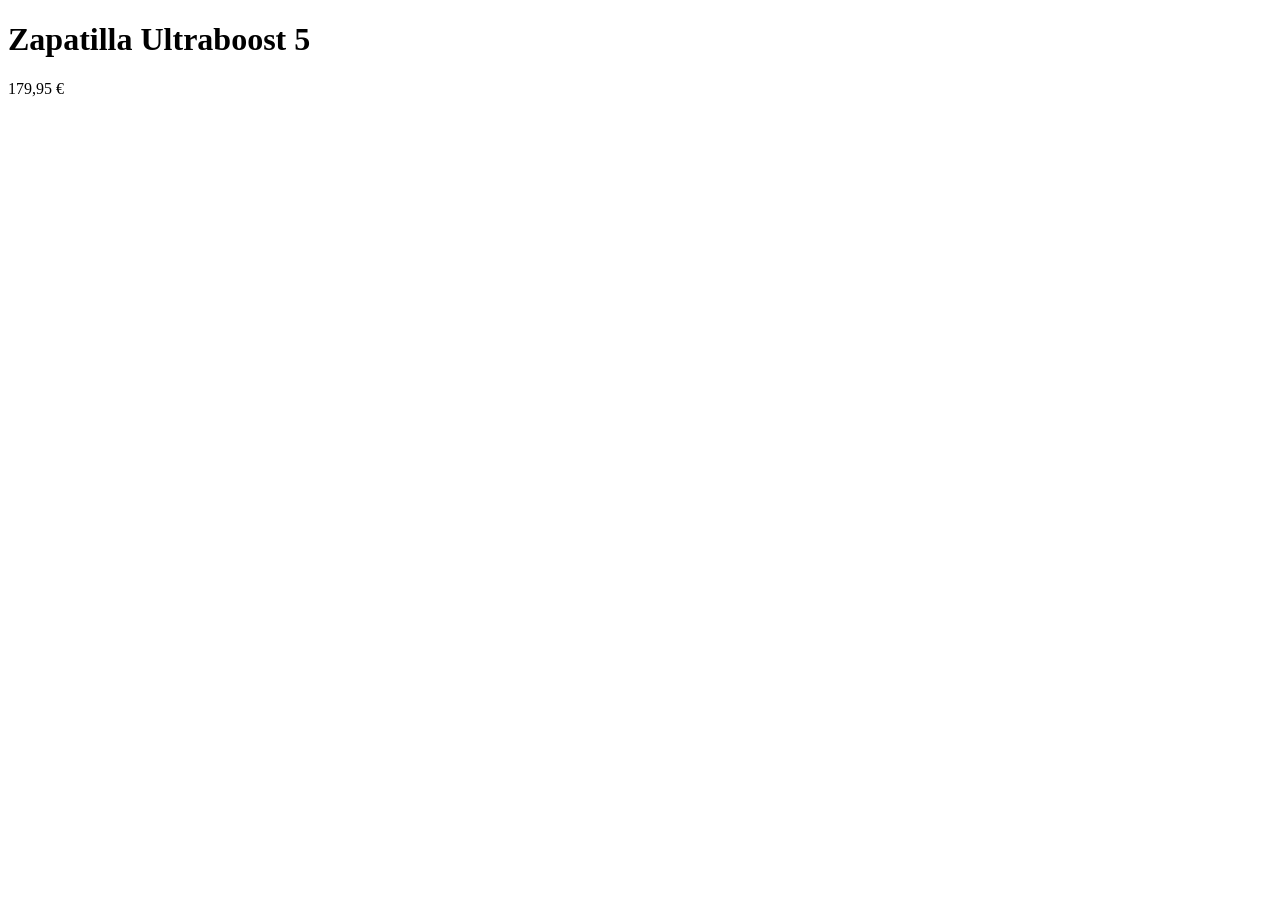
<file: test-scraper/samples/adidas-ultraboost.html>
<!DOCTYPE html>
<html lang="es">
<head>
    <meta charset="UTF-8">
    <title>ULTRABOOST 5 - adidas España</title>
    <meta property="og:title" content="Zapatilla Ultraboost 5">
    <meta property="og:image" content="https://assets.adidas.com/images/ultraboost-5.jpg">
    <script type="application/ld+json">
    {
        "@context": "https://schema.org",
        "@graph": [
            {
                "@type": "Organization",
                "name": "adidas"
            },
            {
                "@type": "Product",
                "name": "Zapatilla Ultraboost 5",
                "image": "https://assets.adidas.com/images/ultraboost-5.jpg",
                "brand": {
                    "@type": "Brand",
                    "name": "adidas"
                },
                "offers": [
                    {
                        "@type": "Offer",
                        "price": "199.95",
                        "priceCurrency": "EUR",
                        "availability": "https://schema.org/InStock"
                    },
                    {
                        "@type": "Offer",
                        "price": "179.95",
                        "priceCurrency": "EUR",
                        "availability": "https://schema.org/InStock"
                    }
                ]
            }
        ]
    }
    </script>
</head>
<body>
    <h1>Zapatilla Ultraboost 5</h1>
    <span itemprop="price" content="179.95">179,95 €</span>
</body>
</html>
</file>
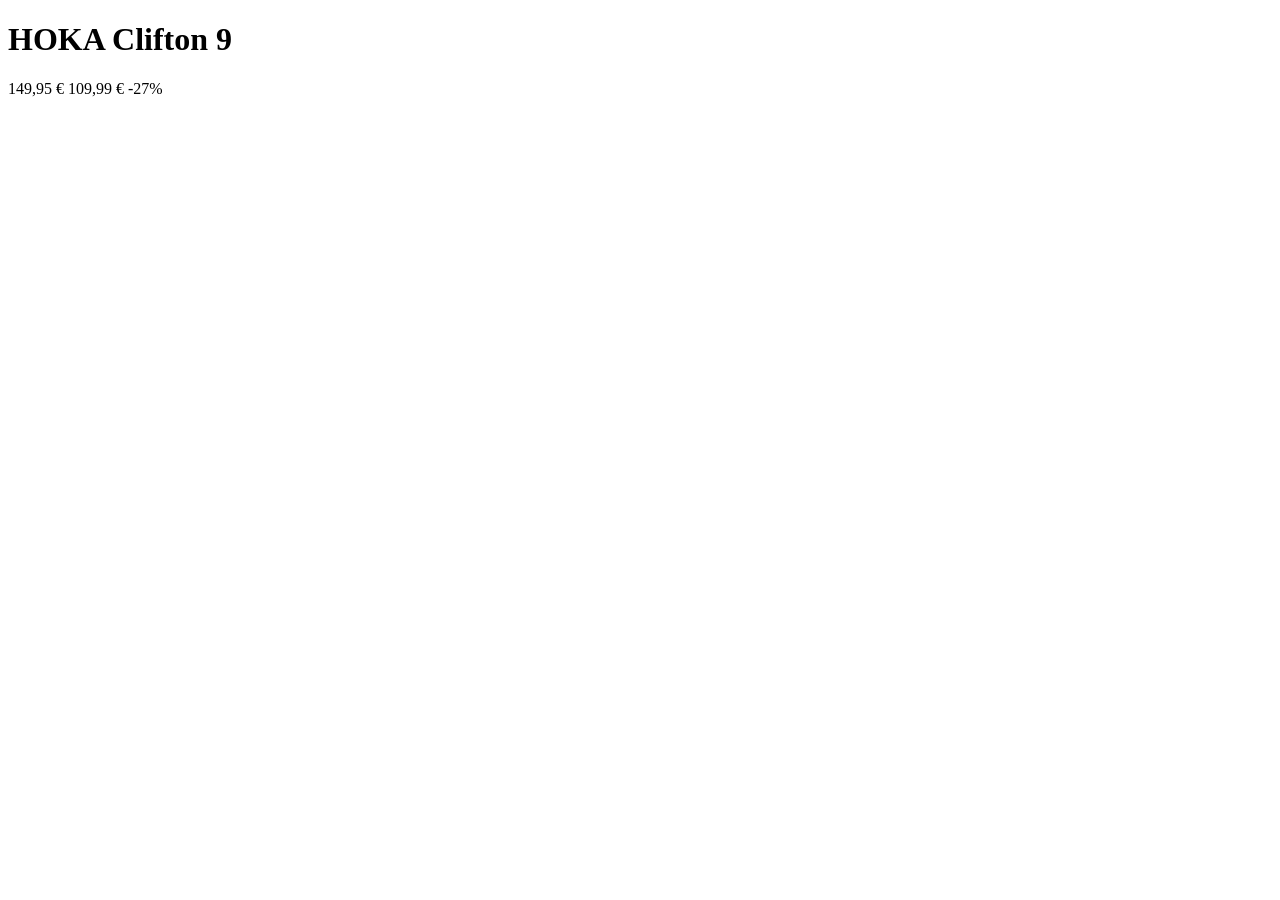
<file: test-scraper/samples/alltricks-hoka.html>
<!DOCTYPE html>
<html lang="es">
<head>
    <meta charset="UTF-8">
    <title>HOKA Clifton 9 - Alltricks</title>
    <meta property="og:title" content="Zapatillas de Running HOKA Clifton 9 Azul">
    <meta property="og:image" content="https://media.alltricks.com/hd/hoka-clifton-9-blue.jpg">
    <meta property="product:price:amount" content="109.99">
    <meta property="product:price:currency" content="EUR">
    <script type="application/ld+json">
    {
        "@context": "https://schema.org",
        "@type": "Product",
        "name": "Zapatillas de Running HOKA Clifton 9 Azul",
        "image": ["https://media.alltricks.com/hd/hoka-clifton-9-blue.jpg"],
        "brand": {
            "@type": "Brand",
            "name": "HOKA"
        },
        "offers": {
            "@type": "AggregateOffer",
            "lowPrice": "109.99",
            "highPrice": "149.95",
            "priceCurrency": "EUR",
            "offerCount": "5"
        }
    }
    </script>
</head>
<body>
    <h1>HOKA Clifton 9</h1>
    <div class="price-block">
        <span class="original-price">149,95 €</span>
        <span class="current-price">109,99 €</span>
        <span class="discount">-27%</span>
    </div>
</body>
</html>
</file>
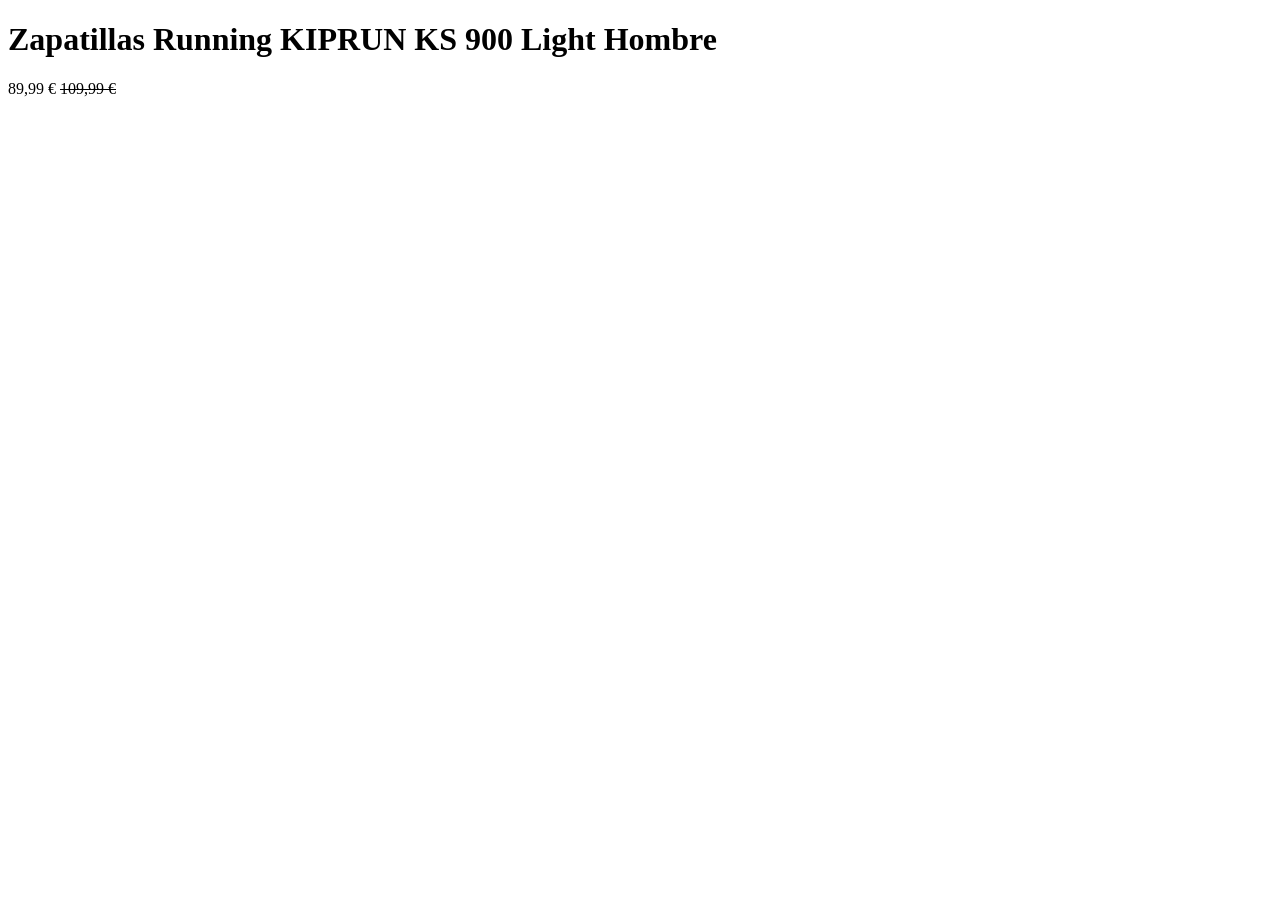
<file: test-scraper/samples/decathlon-kiprun.html>
<!DOCTYPE html>
<html lang="es">
<head>
    <meta charset="UTF-8">
    <title>Zapatillas Running KIPRUN KS 900 Light - Decathlon</title>
    <meta property="og:title" content="Zapatillas Running KIPRUN KS 900 Light Hombre">
    <meta property="og:image" content="https://contents.mediadecathlon.com/kiprun-ks900.jpg">
    <meta property="product:price:amount" content="89,99">
    <meta property="product:price:currency" content="EUR">
</head>
<body>
    <h1>Zapatillas Running KIPRUN KS 900 Light Hombre</h1>
    <div itemscope itemtype="https://schema.org/Product">
        <meta itemprop="name" content="Zapatillas Running KIPRUN KS 900 Light Hombre">
        <div itemprop="offers" itemscope itemtype="https://schema.org/Offer">
            <meta itemprop="price" content="89.99">
            <meta itemprop="priceCurrency" content="EUR">
            <span class="price">89,99 €</span>
            <span class="before-price" style="text-decoration:line-through;">109,99 €</span>
        </div>
    </div>
</body>
</html>
</file>
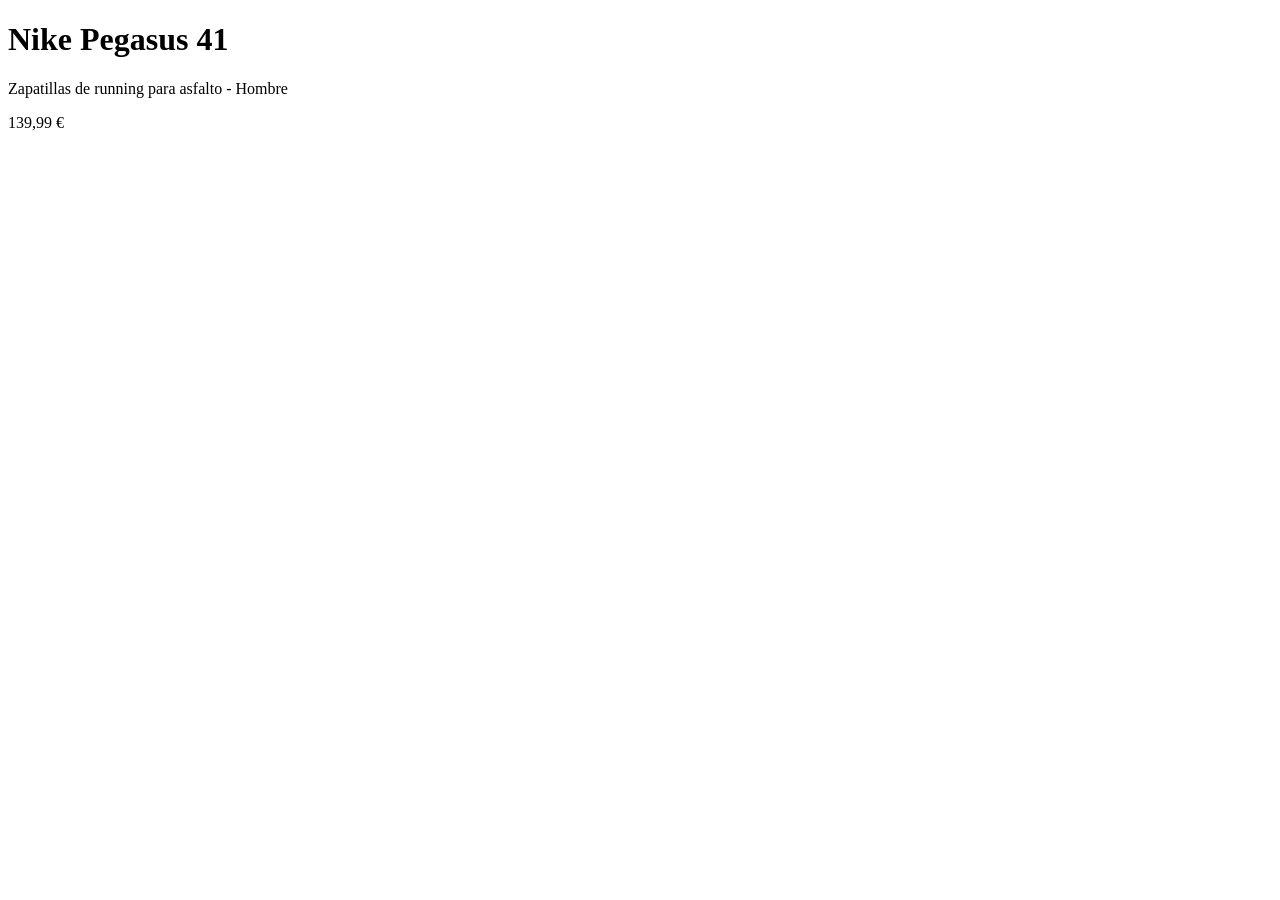
<file: test-scraper/samples/nike-pegasus.html>
<!DOCTYPE html>
<html lang="es">
<head>
    <meta charset="UTF-8">
    <title>Nike Pegasus 41 Zapatillas de running - Nike.com</title>
    <meta property="og:title" content="Nike Pegasus 41 Zapatillas de running para asfalto - Hombre">
    <meta property="og:image" content="https://static.nike.com/a/images/t_PDP_1728_v1/f_auto,q_auto:eco/pegasus-41.jpg">
    <meta property="og:url" content="https://www.nike.com/es/t/pegasus-41-zapatillas-de-running-asfalto-hombre-TwBDKV">
    <meta property="product:price:amount" content="139.99">
    <meta property="product:price:currency" content="EUR">
    <script type="application/ld+json">
    {
        "@context": "https://schema.org",
        "@type": "Product",
        "name": "Nike Pegasus 41",
        "description": "Zapatillas de running para asfalto - Hombre",
        "image": "https://static.nike.com/a/images/t_PDP_1728_v1/f_auto,q_auto:eco/pegasus-41.jpg",
        "brand": {
            "@type": "Brand",
            "name": "Nike"
        },
        "offers": {
            "@type": "Offer",
            "price": "139.99",
            "priceCurrency": "EUR",
            "availability": "https://schema.org/InStock",
            "url": "https://www.nike.com/es/t/pegasus-41-zapatillas-de-running-asfalto-hombre-TwBDKV"
        }
    }
    </script>
</head>
<body>
    <h1>Nike Pegasus 41</h1>
    <p>Zapatillas de running para asfalto - Hombre</p>
    <span class="product-price" itemprop="price" content="139.99">139,99 €</span>
</body>
</html>
</file>
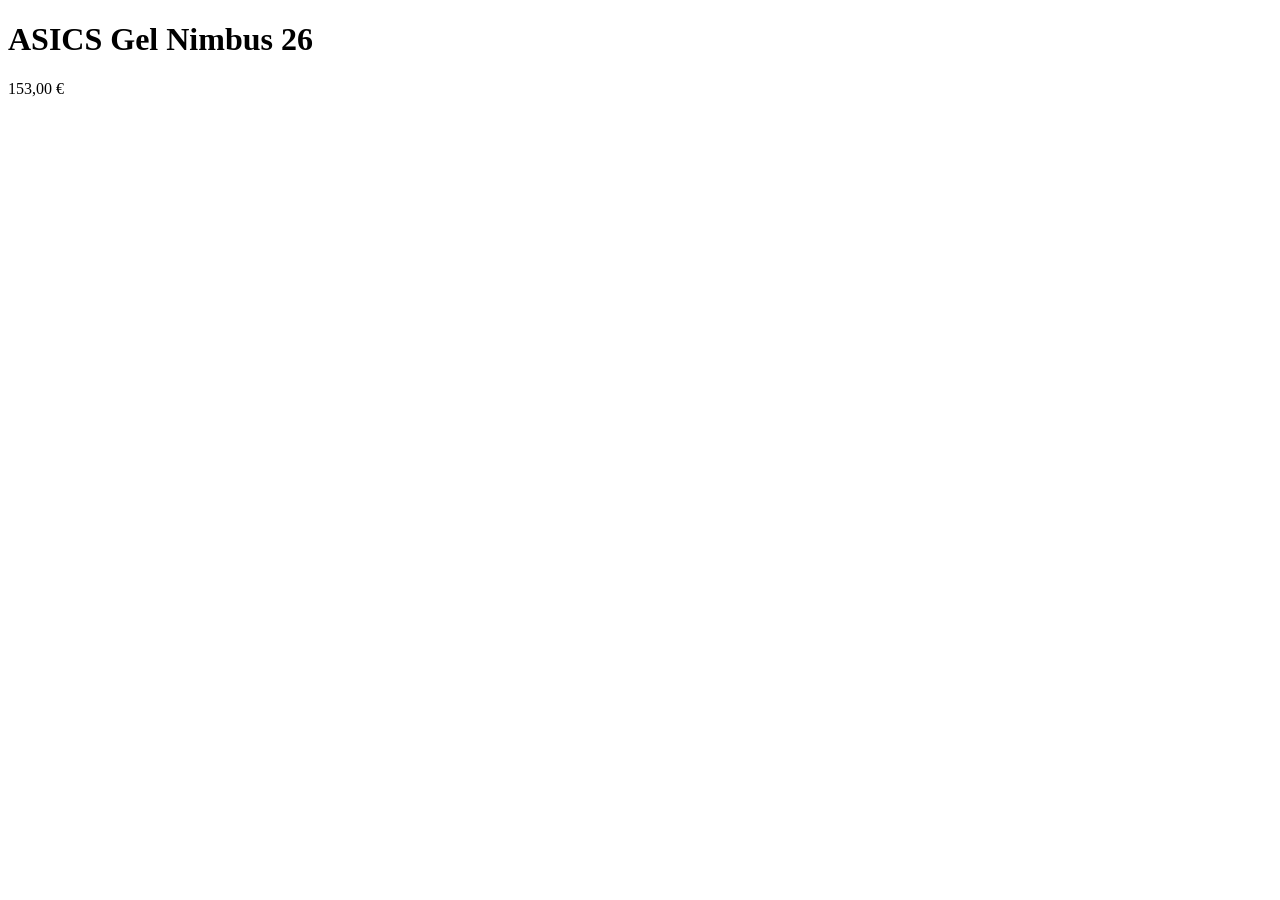
<file: test-scraper/samples/sportsshoes-meta-only.html>
<!DOCTYPE html>
<html lang="es">
<head>
    <meta charset="UTF-8">
    <title>ASICS Gel Nimbus 26 - SportsShoes</title>
    <meta property="og:title" content="ASICS Gel Nimbus 26 Zapatillas de Running">
    <meta property="og:image" content="https://img.sportsshoes.com/asics-nimbus-26.jpg">
    <meta property="og:price:amount" content="153,00">
    <meta property="og:price:currency" content="EUR">
</head>
<body>
    <h1>ASICS Gel Nimbus 26</h1>
    <div class="product-price">153,00 €</div>
</body>
</html>
</file>
